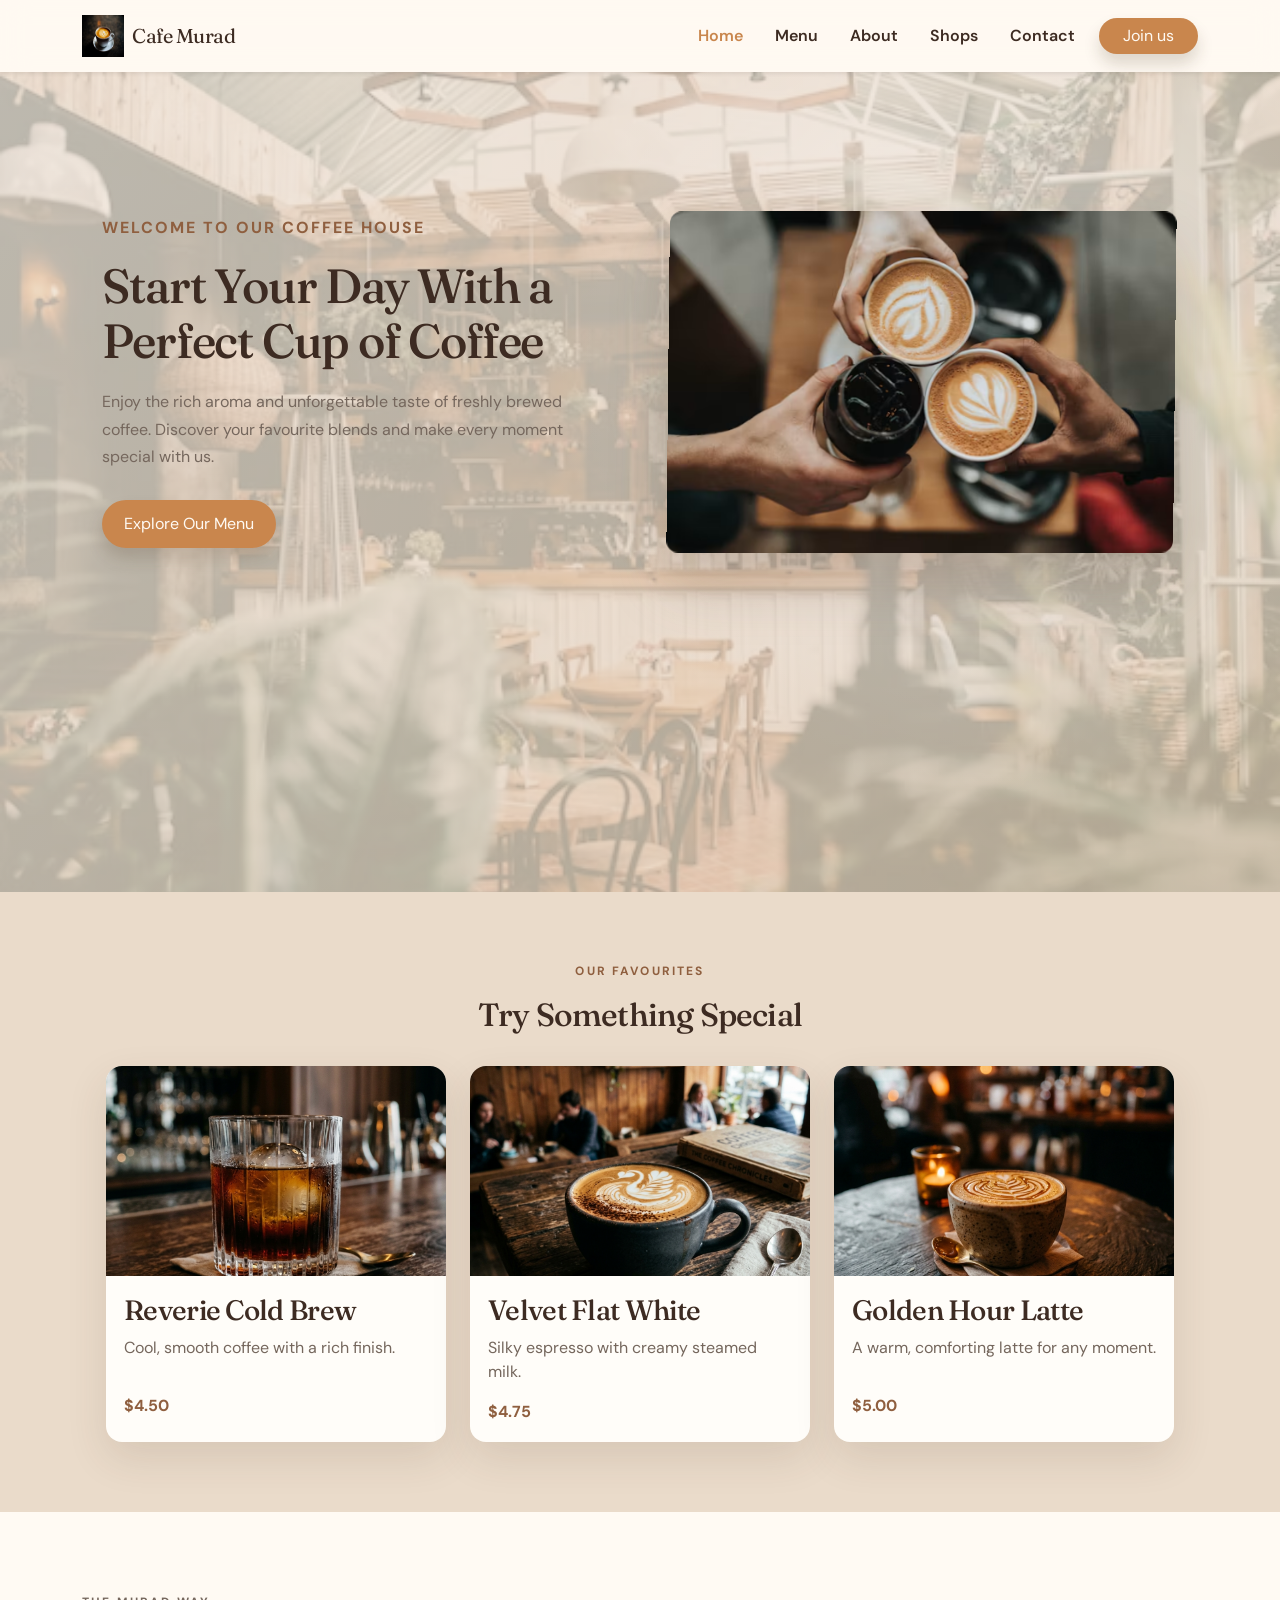
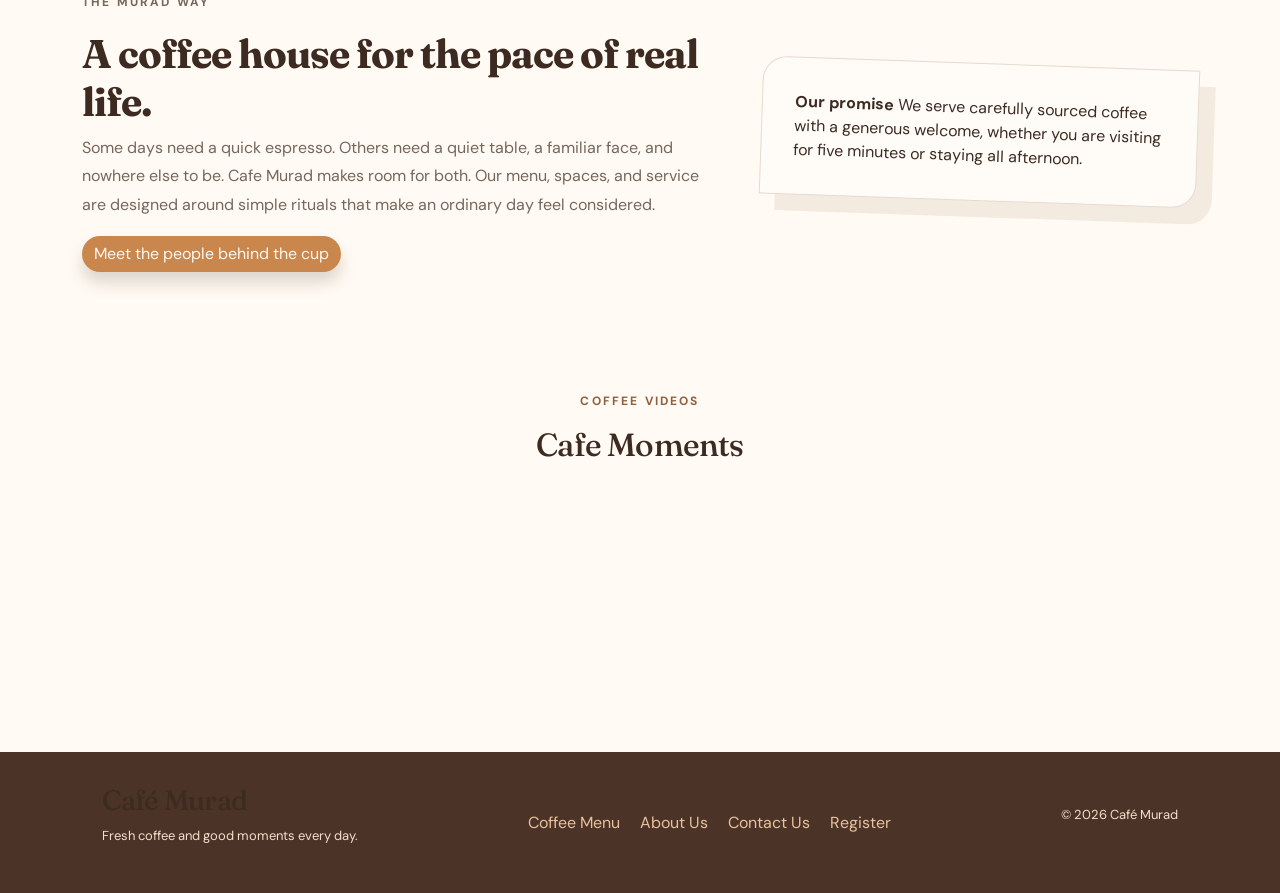
<file: index.html>
<!DOCTYPE html>
<html lang="en">
    <head>
        <meta charset="UTF-8">
        <meta name="viewport" content="width=device-width, initial-scale=1">
        <title>
            Home Page
        </title>
        <link href="https://cdn.jsdelivr.net/npm/bootstrap@5.3.3/dist/css/bootstrap.min.css" rel="stylesheet">
            <link rel="stylesheet" href="css/home.css">
            <link rel="stylesheet" href="css/theme.css">
    </head>
    <body>
        <nav class="navbar navbar-expand-lg bg-white shadow-sm sticky-top site-nav">
            <div class="container">
                <a class="navbar-brand d-flex align-items-center gap-2 text-dark" href="index.html">
                    <img src="assests/main_logo.avif" alt="Cafe Murad logo" width="42" height="42">
                    Cafe Murad
                </a>
                <button class="navbar-toggler" type="button" data-bs-toggle="collapse" data-bs-target="#mainNav" aria-controls="mainNav" aria-expanded="false" aria-label="Toggle navigation">
                    <span class="navbar-toggler-icon">
                    </span>
                </button>
                <div class="collapse navbar-collapse" id="mainNav">
                    <div class="navbar-nav ms-auto align-items-lg-center gap-lg-3">
                        <a class="nav-link active" href="index.html">
                            Home
                        </a>
                        <a class="nav-link" href="menu.html">
                            Menu
                        </a>
                        <a class="nav-link" href="About.html">
                            About
                        </a>
                        <a class="nav-link" href="Shops.html">
                            Shops
                        </a>
                        <a class="nav-link" href="contact.html">
                            Contact
                        </a>
                        <a class="btn btn-coffee px-4" href="Join-Us.html">
                            Join us
                        </a>
                    </div>
                </div>
            </div>
        </nav>
        <section class="hero_section">
            <video class="site-background-video" autoplay muted loop playsinline preload="metadata" poster="assests/hero_background_greenish.avif" aria-hidden="true">
                <source src="https://cdn.coverr.co/videos/coverr-city-stroll-with-a-warm-drink/1080p.mp4" type="video/mp4">
            </video>
            <div class="hero-container">
                <div class="text">
                    <p class="hero_label">
                        WELCOME TO OUR COFFEE HOUSE
                    </p>
                    <h1>
                        Start Your Day With a Perfect Cup of Coffee
                    </h1>
                    <p class="hero_description">
                        Enjoy the rich aroma and unforgettable taste of freshly brewed coffee. Discover your favourite blends and make every moment special with us.
                    </p>
                    <a class="hero_button" href="menu.html">
                        Explore Our Menu
                    </a>
                </div>
                <div class="hero_image tilt-card coffee-pop">
                    <img src="assests/3_cup_coffee.avif" alt="Three cups of coffee">
                </div>
            </div>
        </section>
        <section class="coffee_section">
            <p class="coffee_label">
                OUR FAVOURITES
            </p>
            <h2>
                Try Something Special
            </h2>
            <div class="coffee_cards">
                <div class="coffee_card">
                    <img src="assests/reverie-cold-brew.jpg" alt="Reverie cold brew">
                    <div class="coffee_card_content">
                        <h3>
                            Reverie Cold Brew
                        </h3>
                        <p>
                            Cool, smooth coffee with a rich finish.
                        </p>
                        <strong>
                            $4.50
                        </strong>
                    </div>
                </div>
                <div class="coffee_card">
                    <img src="assests/velvet-flat-white.jpg" alt="Velvet flat white">
                    <div class="coffee_card_content">
                        <h3>
                            Velvet Flat White
                        </h3>
                        <p>
                            Silky espresso with creamy steamed milk.
                        </p>
                        <strong>
                            $4.75
                        </strong>
                    </div>
                </div>
                <div class="coffee_card">
                    <img src="assests/golden-hour-latte.jpg" alt="Golden hour latte">
                    <div class="coffee_card_content">
                        <h3>
                            Golden Hour Latte
                        </h3>
                        <p>
                            A warm, comforting latte for any moment.
                        </p>
                        <strong>
                            $5.00
                        </strong>
                    </div>
                </div>
            </div>
        </section>
        <section class="editorial-section">
            <div class="container">
                <div class="row g-5 align-items-center">
                    <div class="col-lg-7 editorial-copy reveal">
                        <p class="section-kicker">THE MURAD WAY</p>
                        <h2 class="display-6 fw-bold">A coffee house for the pace of real life.</h2>
                        <p>
                            Some days need a quick espresso. Others need a quiet table,
                            a familiar face, and nowhere else to be. Cafe Murad makes room
                            for both. Our menu, spaces, and service are designed around
                            simple rituals that make an ordinary day feel considered.
                        </p>
                        <a class="btn btn-coffee" href="About.html">Meet the people behind the cup</a>
                    </div>
                    <div class="col-lg-5 reveal">
                        <div class="editorial-note">
                            <strong>Our promise</strong>
                            We serve carefully sourced coffee with a generous welcome,
                            whether you are visiting for five minutes or staying all afternoon.
                        </div>
                    </div>
                </div>
            </div>
        </section>
        <section class="video_section">
            <p class="coffee_label">
                COFFEE VIDEOS
            </p>
            <h2>
                Cafe Moments
            </h2>
            <div class="video_grid">
                <iframe src="https://www.youtube.com/embed/b1SI0exETYU" title="Cinematic Coffee Shop B-Roll" allowfullscreen>
                </iframe>
                <iframe src="https://www.youtube.com/embed/Amh5NZMkf3I" title="Cafe in 4K Coffee Shop Vibes" allowfullscreen>
                </iframe>
            </div>
        </section>
        <footer class="site_footer">
            <div>
                <h3>
                    Café Murad
                </h3>
                <p>
                    Fresh coffee and good moments every day.
                </p>
            </div>
            <div class="footer_links">
                <a href="menu.html">
                    Coffee Menu
                </a>
                <a href="About.html">
                    About Us
                </a>
                <a href="contact.html">
                    Contact Us
                </a>
                <a href="Join-Us.html">
                    Register
                </a>
            </div>
            <p class="copyright">
                &copy; 2026 Café Murad
            </p>
        </footer>
        <script src="https://cdn.jsdelivr.net/npm/bootstrap@5.3.3/dist/js/bootstrap.bundle.min.js">
        </script>
        <script src="js/script.js">
        </script>
    </body>
</html>
</file>
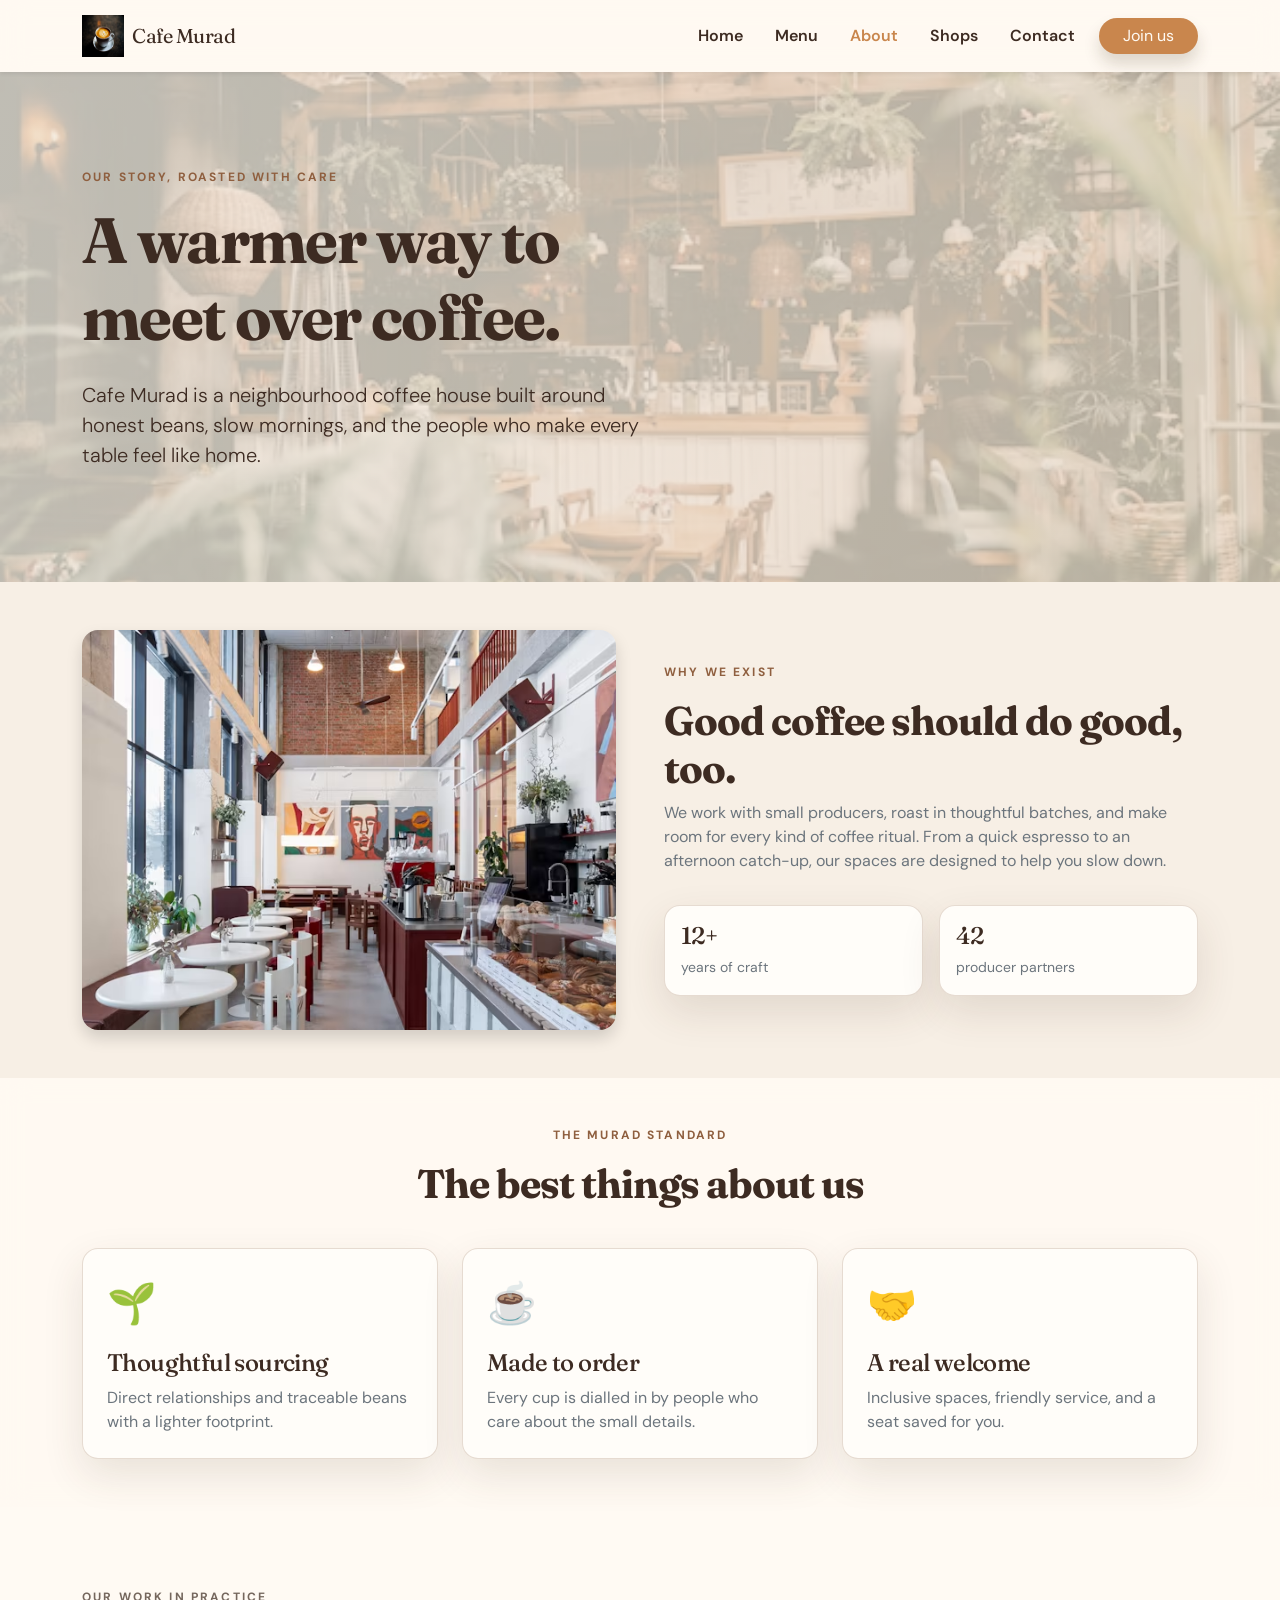
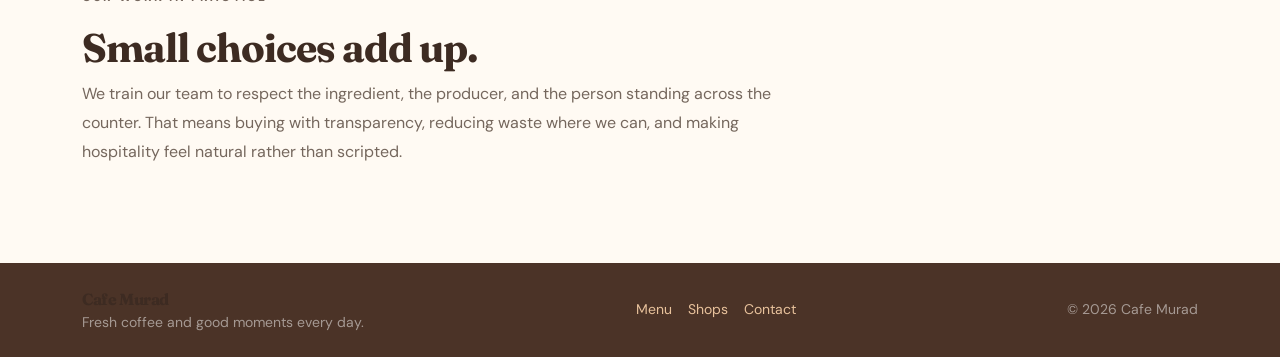
<file: About.html>
<!DOCTYPE html>
<html lang="en">
    <head>
        <meta charset="UTF-8">
        <meta name="viewport" content="width=device-width, initial-scale=1">
        <title>
            About Us | Cafe Murad
        </title>
        <link href="https://cdn.jsdelivr.net/npm/bootstrap@5.3.3/dist/css/bootstrap.min.css" rel="stylesheet">
            <link rel="stylesheet" href="css/About.css">
            <link rel="stylesheet" href="css/theme.css">
    </head>
    <body>
        <nav class="navbar navbar-expand-lg bg-white shadow-sm sticky-top">
            <div class="container">
                <a class="navbar-brand d-flex align-items-center gap-2 text-dark" href="index.html">
                    <img src="assests/main_logo.avif" alt="Cafe Murad logo" width="42" height="42">
                    Cafe Murad
                </a>
                <button class="navbar-toggler" type="button" data-bs-toggle="collapse" data-bs-target="#mainNav" aria-label="Toggle navigation">
                    <span class="navbar-toggler-icon">
                    </span>
                </button>
                <div class="collapse navbar-collapse" id="mainNav">
                    <div class="navbar-nav ms-auto align-items-lg-center gap-lg-3">
                        <a class="nav-link" href="index.html">
                            Home
                        </a>
                        <a class="nav-link" href="menu.html">
                            Menu
                        </a>
                        <a class="nav-link active" href="About.html">
                            About
                        </a>
                        <a class="nav-link" href="Shops.html">
                            Shops
                        </a>
                        <a class="nav-link" href="contact.html">
                            Contact
                        </a>
                        <a class="btn btn-coffee px-4" href="Join-Us.html">
                            Join us
                        </a>
                    </div>
                </div>
            </div>
        </nav>
        <header class="page-hero py-5">
            <video class="site-background-video" autoplay muted loop playsinline preload="metadata" poster="assests/hero_background_greenish.avif" aria-hidden="true">
                <source src="https://cdn.coverr.co/videos/coverr-city-stroll-with-a-warm-drink/1080p.mp4" type="video/mp4">
            </video>
            <div class="container py-5">
                <p class="eyebrow mb-3">
                    OUR STORY, ROASTED WITH CARE
                </p>
                <h1 class="display-3 fw-bold">
                    A warmer way to
                    <br>
                    meet over coffee.
                </h1>
                <p class="lead col-lg-6 mt-4">
                    Cafe Murad is a neighbourhood coffee house built around honest beans, slow mornings, and the people who make every table feel like home.
                </p>
            </div>
        </header>
        <main>
            <section class="container py-5">
                <div class="row g-5 align-items-center">
                    <div class="col-lg-6 reveal">
                        <img class="img-fluid rounded-4 shadow" src="assests/coffeeshop_inside.avif" alt="Inside the Cafe Murad coffee shop">
                    </div>
                    <div class="col-lg-6 reveal">
                        <p class="section-kicker">
                            WHY WE EXIST
                        </p>
                        <h2 class="display-6 fw-bold">
                            Good coffee should do good, too.
                        </h2>
                        <p class="text-secondary">
                            We work with small producers, roast in thoughtful batches, and make room for every kind of coffee ritual. From a quick espresso to an afternoon catch-up, our spaces are designed to help you slow down.
                        </p>
                        <div class="row g-3 mt-3">
                            <div class="col-6">
                                <div class="glass-card p-3">
                                    <h3 class="h4 mb-1">
                                        12+
                                    </h3>
                                    <small class="text-secondary">
                                        years of craft
                                    </small>
                                </div>
                            </div>
                            <div class="col-6">
                                <div class="glass-card p-3">
                                    <h3 class="h4 mb-1">
                                        42
                                    </h3>
                                    <small class="text-secondary">
                                        producer partners
                                    </small>
                                </div>
                            </div>
                        </div>
                    </div>
                </div>
            </section>
            <section class="py-5 bg-white">
                <div class="container">
                    <div class="text-center reveal">
                        <p class="section-kicker">
                            THE MURAD STANDARD
                        </p>
                        <h2 class="display-6 fw-bold">
                            The best things about us
                        </h2>
                    </div>
                    <div class="row g-4 mt-3">
                        <div class="col-md-4 reveal">
                            <div class="glass-card feature-card p-4 tilt-card">
                                <div class="fs-1 mb-3">
                                    🌱
                                </div>
                                <h3 class="h4">
                                    Thoughtful sourcing
                                </h3>
                                <p class="text-secondary mb-0">
                                    Direct relationships and traceable beans with a lighter footprint.
                                </p>
                            </div>
                        </div>
                        <div class="col-md-4 reveal">
                            <div class="glass-card feature-card p-4 tilt-card">
                                <div class="fs-1 mb-3">
                                    ☕
                                </div>
                                <h3 class="h4">
                                    Made to order
                                </h3>
                                <p class="text-secondary mb-0">
                                    Every cup is dialled in by people who care about the small details.
                                </p>
                            </div>
                        </div>
                        <div class="col-md-4 reveal">
                            <div class="glass-card feature-card p-4 tilt-card">
                                <div class="fs-1 mb-3">
                                    🤝
                                </div>
                                <h3 class="h4">
                                    A real welcome
                                </h3>
                                <p class="text-secondary mb-0">
                                    Inclusive spaces, friendly service, and a seat saved for you.
                                </p>
                            </div>
                        </div>
                    </div>
                </div>
            </section>
            <section class="editorial-section">
                <div class="container">
                    <div class="editorial-copy">
                        <p class="section-kicker">OUR WORK IN PRACTICE</p>
                        <h2 class="display-6 fw-bold">Small choices add up.</h2>
                        <p>
                            We train our team to respect the ingredient, the producer,
                            and the person standing across the counter. That means
                            buying with transparency, reducing waste where we can, and
                            making hospitality feel natural rather than scripted.
                        </p>
                    </div>
                </div>
            </section>
        </main>
        <footer class="site-footer-modern py-4">
            <div class="container d-flex flex-column flex-md-row justify-content-between gap-3">
                <div>
                    <strong class="display-serif">
                        Cafe Murad
                    </strong>
                    <div class="small text-white-50">
                        Fresh coffee and good moments every day.
                    </div>
                </div>
                <div class="d-flex gap-3 small">
                    <a href="menu.html">
                        Menu
                    </a>
                    <a href="Shops.html">
                        Shops
                    </a>
                    <a href="contact.html">
                        Contact
                    </a>
                </div>
                <small class="text-white-50">
                    © 2026 Cafe Murad
                </small>
            </div>
        </footer>
        <script src="https://cdn.jsdelivr.net/npm/bootstrap@5.3.3/dist/js/bootstrap.bundle.min.js">
        </script>
        <script src="js/script.js">
        </script>
    </body>
</html>
</file>
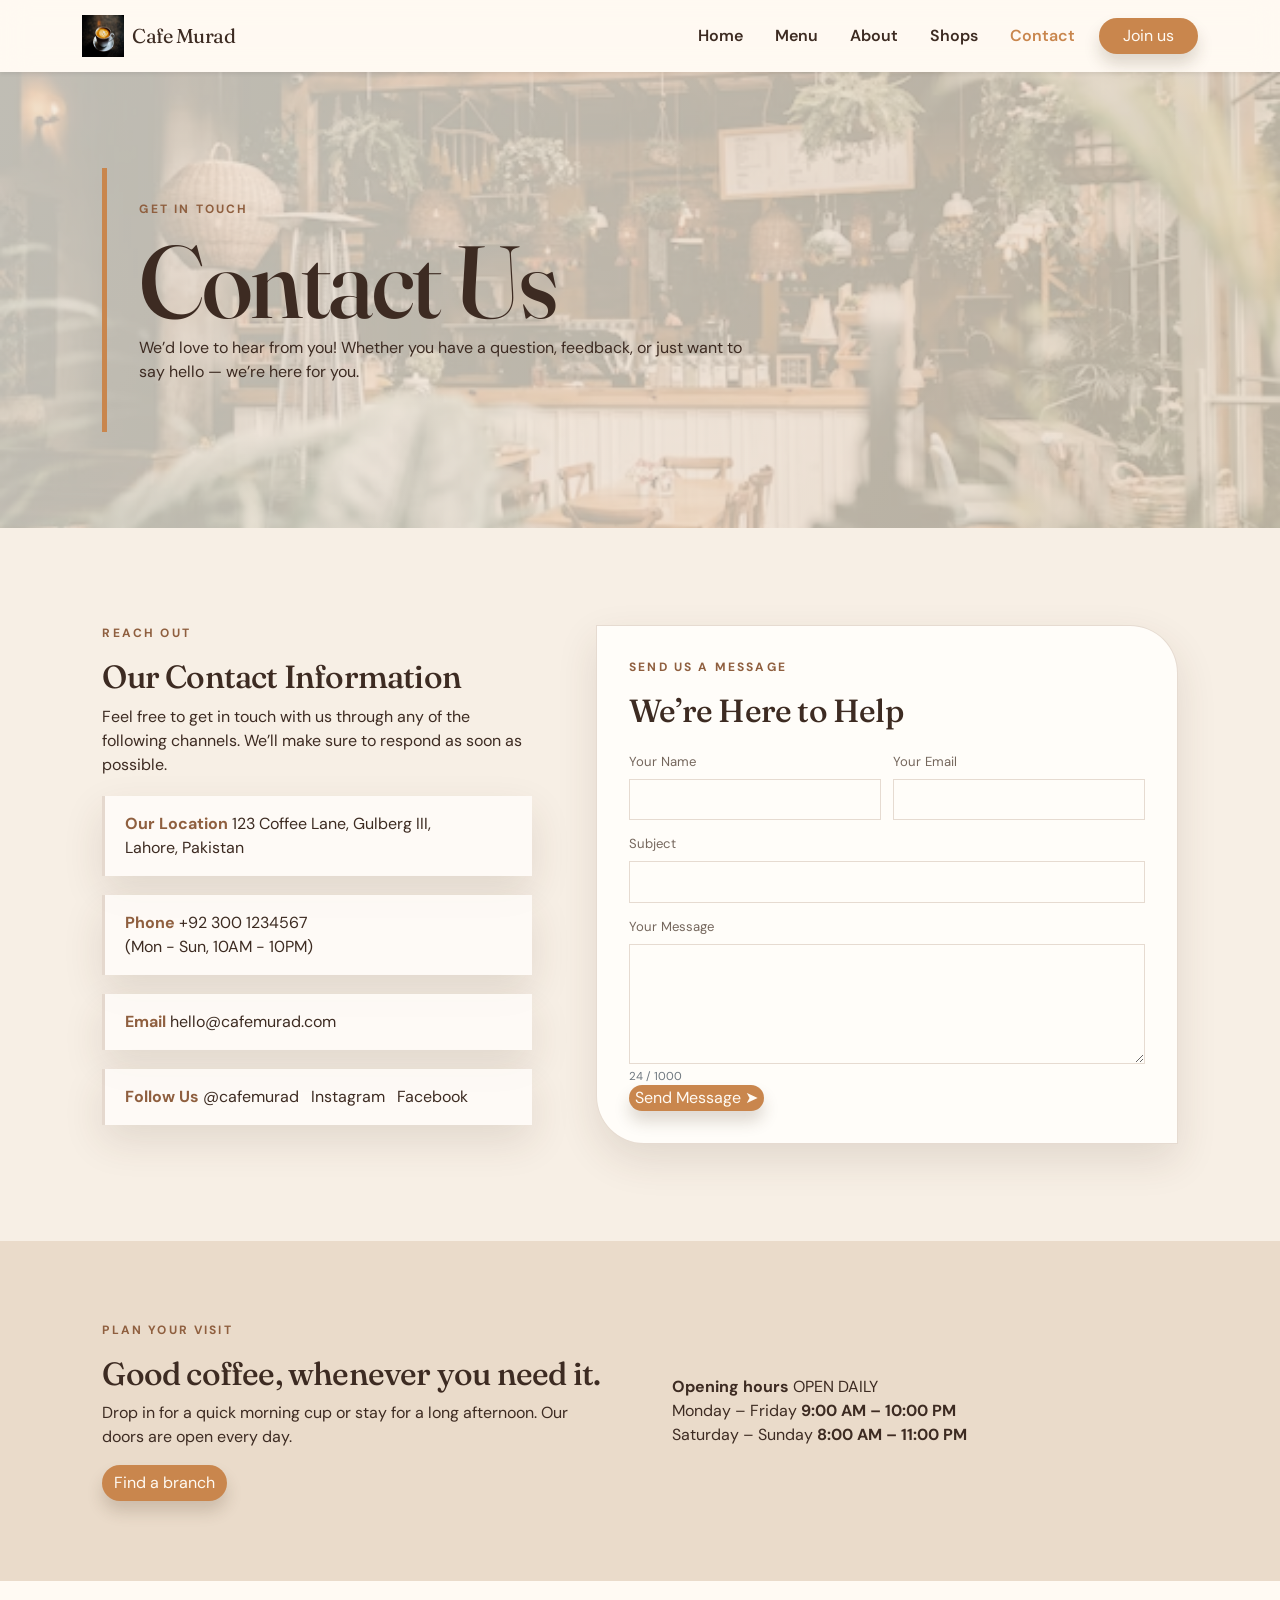
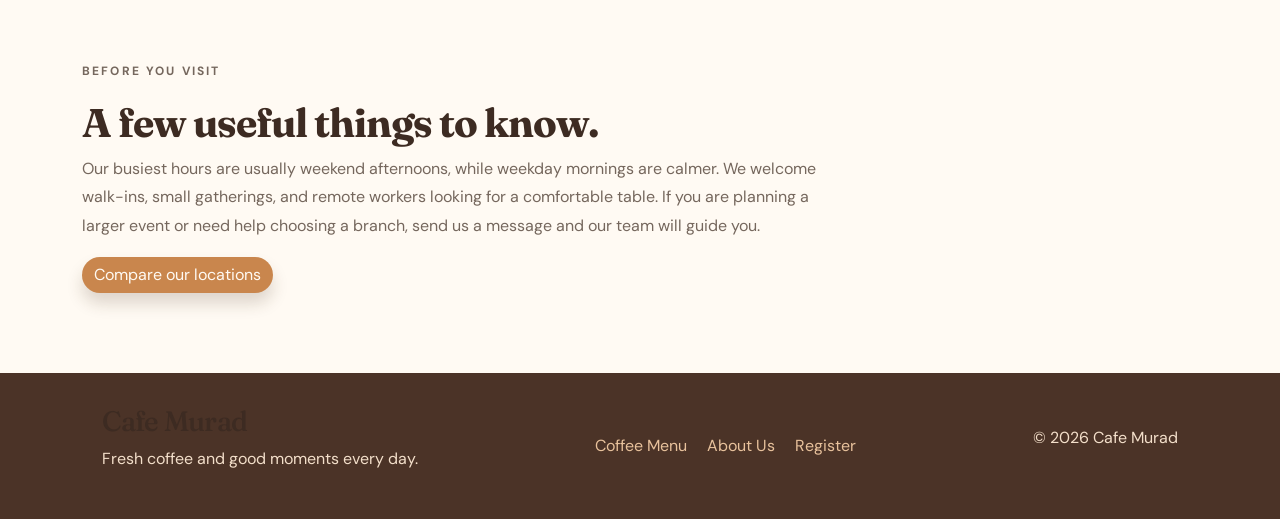
<file: contact.html>
<!DOCTYPE html>
<html lang="en">
    <head>
        <meta charset="UTF-8">
        <meta name="viewport" content="width=device-width, initial-scale=1">
        <title>
            Contact Us | Cafe Murad
        </title>
        <link href="https://cdn.jsdelivr.net/npm/bootstrap@5.3.3/dist/css/bootstrap.min.css" rel="stylesheet">
            <link rel="stylesheet" href="css/contact.css">
            <link rel="stylesheet" href="css/theme.css">
    </head>
    <body>
        <nav class="navbar navbar-expand-lg bg-white shadow-sm sticky-top site-nav">
            <div class="container">
                <a class="navbar-brand d-flex align-items-center gap-2 text-dark" href="index.html">
                    <img src="assests/main_logo.avif" alt="Cafe Murad logo" width="42" height="42">
                    Cafe Murad
                </a>
                <button class="navbar-toggler" type="button" data-bs-toggle="collapse" data-bs-target="#mainNav" aria-controls="mainNav" aria-expanded="false" aria-label="Toggle navigation">
                    <span class="navbar-toggler-icon">
                    </span>
                </button>
                <div class="collapse navbar-collapse" id="mainNav">
                    <div class="navbar-nav ms-auto align-items-lg-center gap-lg-3">
                        <a class="nav-link" href="index.html">
                            Home
                        </a>
                        <a class="nav-link" href="menu.html">
                            Menu
                        </a>
                        <a class="nav-link" href="About.html">
                            About
                        </a>
                        <a class="nav-link" href="Shops.html">
                            Shops
                        </a>
                        <a class="nav-link active" href="contact.html">
                            Contact
                        </a>
                        <a class="btn btn-coffee px-4" href="Join-Us.html">
                            Join us
                        </a>
                    </div>
                </div>
            </div>
        </nav>
        <main class="contact_page">
            <section class="contact_hero page-hero">
                <video class="site-background-video" autoplay muted loop playsinline preload="metadata" poster="assests/hero_background_greenish.avif" aria-hidden="true">
                    <source src="https://cdn.coverr.co/videos/coverr-city-stroll-with-a-warm-drink/1080p.mp4" type="video/mp4">
                </video>
                <div>
                    <p class="eyebrow">
                        GET IN TOUCH
                    </p>
                    <h1>
                        Contact Us
                    </h1>
                    <p>
                        We’d love to hear from you! Whether you have a question, feedback, or just want to say hello — we’re here for you.
                    </p>
                </div>
            </section>
            <section class="contact_content tilt-card">
                <div class="contact_details">
                    <p class="eyebrow">
                        REACH OUT
                    </p>
                    <h2>
                        Our Contact Information
                    </h2>
                    <p>
                        Feel free to get in touch with us through any of the following channels. We’ll make sure to respond as soon as possible.
                    </p>
                    <div class="detail_item">
                        <strong>
                            Our Location
                        </strong>
                        <span>
                            123 Coffee Lane, Gulberg III,
                            <br>
                            Lahore, Pakistan
                        </span>
                    </div>
                    <div class="detail_item">
                        <strong>
                            Phone
                        </strong>
                        <span>
                            +92 300 1234567
                            <br>
                            (Mon - Sun, 10AM - 10PM)
                        </span>
                    </div>
                    <div class="detail_item">
                        <strong>
                            Email
                        </strong>
                        <span>
                            hello@cafemurad.com
                        </span>
                    </div>
                    <div class="detail_item">
                        <strong>
                            Follow Us
                        </strong>
                        <span>
                            @cafemurad &nbsp; Instagram &nbsp; Facebook
                        </span>
                    </div>
                </div>
                <form class="contact_form glass-card" action="#" method="post">
                    <p class="eyebrow">
                        SEND US A MESSAGE
                    </p>
                    <h2>
                        We’re Here to Help
                    </h2>
                    <div class="contact_fields">
                        <label for="contact-name">
                            Your Name
                            <input id="contact-name" name="name" type="text" required minlength="2">
                        </label>
                        <label for="contact-email">
                            Your Email
                            <input id="contact-email" name="email" type="email" required>
                        </label>
                    </div>
                    <label for="subject">
                        Subject
                        <input id="subject" name="subject" type="text" required maxlength="100">
                    </label>
                    <label for="message">
                        Your Message
                        <textarea id="message" name="message" rows="5" required minlength="10" maxlength="1000">
                        </textarea>
                    </label>
                    <button class="contact_button" type="submit">
                        Send Message
                        <span aria-hidden="true">
                            &#10148;
                        </span>
                    </button>
                </form>
            </section>
            <section class="opening_strip">
                <div class="hours_intro">
                    <p class="section-kicker">PLAN YOUR VISIT</p>
                    <h2>Good coffee, whenever you need it.</h2>
                    <p>Drop in for a quick morning cup or stay for a long afternoon. Our doors are open every day.</p>
                    <a class="btn btn-coffee" href="Shops.html">Find a branch</a>
                </div>
                <div class="hours_schedule">
                    <div class="hours_heading">
                        <strong>Opening hours</strong>
                        <span class="open_badge">OPEN DAILY</span>
                    </div>
                    <div class="hours_row">
                        <span>Monday – Friday</span>
                        <strong>9:00 AM – 10:00 PM</strong>
                    </div>
                    <div class="hours_row">
                        <span>Saturday – Sunday</span>
                        <strong>8:00 AM – 11:00 PM</strong>
                    </div>
                </div>
            </section>
            <section class="editorial-section">
                <div class="container">
                    <div class="editorial-copy">
                        <p class="section-kicker">BEFORE YOU VISIT</p>
                        <h2 class="display-6 fw-bold">A few useful things to know.</h2>
                        <p>
                            Our busiest hours are usually weekend afternoons, while
                            weekday mornings are calmer. We welcome walk-ins, small
                            gatherings, and remote workers looking for a comfortable
                            table. If you are planning a larger event or need help
                            choosing a branch, send us a message and our team will
                            guide you.
                        </p>
                        <a class="btn btn-coffee" href="Shops.html">Compare our locations</a>
                    </div>
                </div>
            </section>
        </main>
        <footer class="site_footer">
            <div>
                <h3>
                    Cafe Murad
                </h3>
                <p>
                    Fresh coffee and good moments every day.
                </p>
            </div>
            <div class="footer_links">
                <a href="menu.html">
                    Coffee Menu
                </a>
                <a href="About.html">
                    About Us
                </a>
                <a href="Join-Us.html">
                    Register
                </a>
            </div>
            <p class="copyright">
                &copy; 2026 Cafe Murad
            </p>
        </footer>
        <script src="https://cdn.jsdelivr.net/npm/bootstrap@5.3.3/dist/js/bootstrap.bundle.min.js">
        </script>
        <script src="js/script.js">
        </script>
    </body>
</html>
</file>
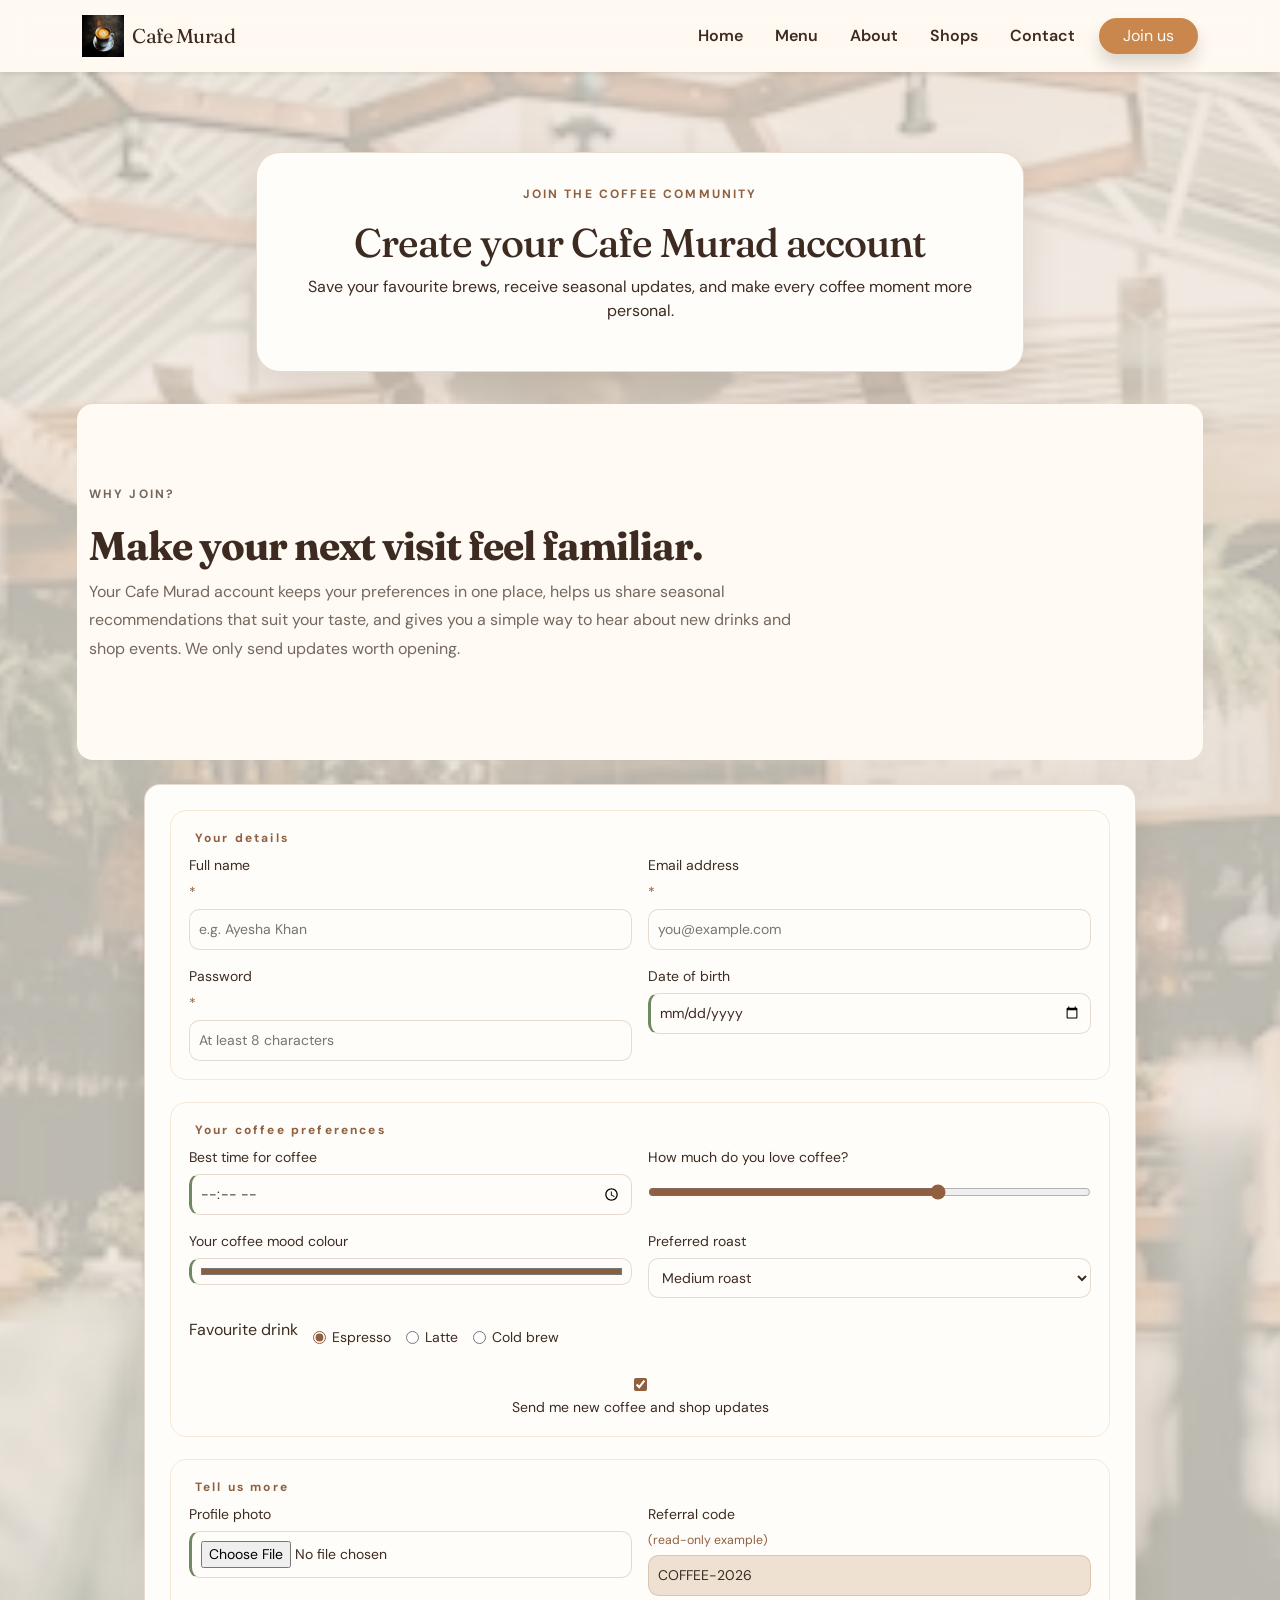
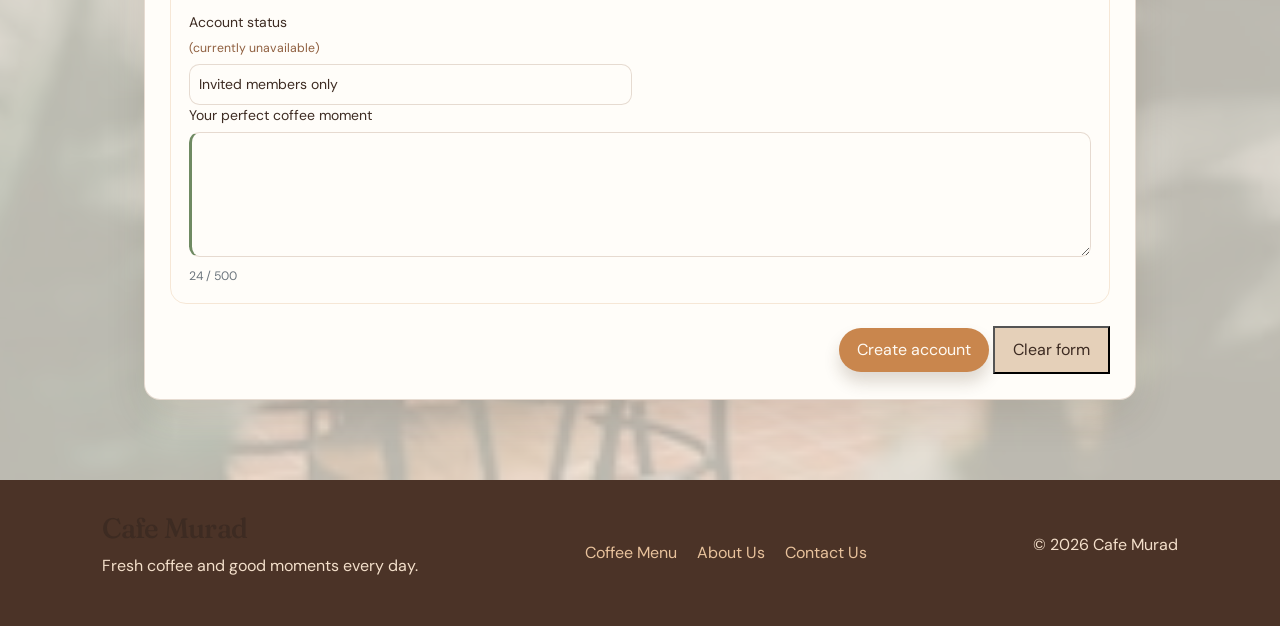
<file: Join-Us.html>
<!DOCTYPE html>
<html lang="en">
    <head>
        <meta charset="UTF-8">
        <meta name="viewport" content="width=device-width, initial-scale=1">
        <title>
            Register | Cafe Murad
        </title>
        <link href="https://cdn.jsdelivr.net/npm/bootstrap@5.3.3/dist/css/bootstrap.min.css" rel="stylesheet">
            <link rel="stylesheet" href="css/Join-Us.css">
            <link rel="stylesheet" href="css/theme.css">
    </head>
    <body>
        <nav class="navbar navbar-expand-lg bg-white shadow-sm sticky-top site-nav">
            <div class="container">
                <a class="navbar-brand d-flex align-items-center gap-2 text-dark" href="index.html">
                    <img src="assests/main_logo.avif" alt="Cafe Murad logo" width="42" height="42">
                    Cafe Murad
                </a>
                <button class="navbar-toggler" type="button" data-bs-toggle="collapse" data-bs-target="#mainNav" aria-controls="mainNav" aria-expanded="false" aria-label="Toggle navigation">
                    <span class="navbar-toggler-icon">
                    </span>
                </button>
                <div class="collapse navbar-collapse" id="mainNav">
                    <div class="navbar-nav ms-auto align-items-lg-center gap-lg-3">
                        <a class="nav-link" href="index.html">
                            Home
                        </a>
                        <a class="nav-link" href="menu.html">
                            Menu
                        </a>
                        <a class="nav-link" href="About.html">
                            About
                        </a>
                        <a class="nav-link" href="Shops.html">
                            Shops
                        </a>
                        <a class="nav-link" href="contact.html">
                            Contact
                        </a>
                        <a class="btn btn-coffee px-4" href="Join-Us.html">
                            Join us
                        </a>
                    </div>
                </div>
            </div>
        </nav>
        <main class="register_page">
            <video class="site-background-video" autoplay muted loop playsinline preload="metadata" poster="assests/hero_background_greenish.avif" aria-hidden="true">
                <source src="https://cdn.coverr.co/videos/coverr-city-stroll-with-a-warm-drink/1080p.mp4" type="video/mp4">
            </video>
            <header class="page_intro">
                <p class="eyebrow">
                    JOIN THE COFFEE COMMUNITY
                </p>
                <h1>
                    Create your Cafe Murad account
                </h1>
                <p>
                    Save your favourite brews, receive seasonal updates, and make every coffee moment more personal.
                </p>
            </header>
            <section class="editorial-section rounded-4 mb-4">
                <div class="container">
                    <div class="editorial-copy">
                        <p class="section-kicker">WHY JOIN?</p>
                        <h2 class="display-6 fw-bold">Make your next visit feel familiar.</h2>
                        <p>
                            Your Cafe Murad account keeps your preferences in one place,
                            helps us share seasonal recommendations that suit your taste,
                            and gives you a simple way to hear about new drinks and shop
                            events. We only send updates worth opening.
                        </p>
                    </div>
                </div>
            </section>
            <form class="register_form tilt-card" action="#" method="post" enctype="multipart/form-data">
                <fieldset>
                    <legend>
                        Your details
                    </legend>
                    <div class="form_grid">
                        <label for="full-name">
                            Full name
                            <span>
                                *
                            </span>
                            <input id="full-name" name="full_name" type="text" placeholder="e.g. Ayesha Khan" required minlength="2" maxlength="60">
                        </label>
                        <label for="email">
                            Email address
                            <span>
                                *
                            </span>
                            <input id="email" name="email" type="email" placeholder="you@example.com" required>
                        </label>
                        <label for="password">
                            Password
                            <span>
                                *
                            </span>
                            <input id="password" name="password" type="password" placeholder="At least 8 characters" required minlength="8" maxlength="40">
                        </label>
                        <label for="birthday">
                            Date of birth
                            <input id="birthday" name="birthday" type="date" max="2026-10-13">
                        </label>
                    </div>
                </fieldset>
                <fieldset>
                    <legend>
                        Your coffee preferences
                    </legend>
                    <div class="form_grid">
                        <label for="visit-time">
                            Best time for coffee
                            <input id="visit-time" name="visit_time" type="time">
                        </label>
                        <label for="coffee-love">
                            How much do you love coffee?
                            <input id="coffee-love" name="coffee_love" type="range" min="1" max="10" value="7">
                        </label>
                        <label for="coffee-colour">
                            Your coffee mood colour
                            <input id="coffee-colour" name="coffee_colour" type="color" value="#8b5e3c">
                        </label>
                        <label for="roast">
                            Preferred roast
                            <select id="roast" name="roast">
                                <option value="light">
                                    Light roast
                                </option>
                                <option value="medium" selected>
                                    Medium roast
                                </option>
                                <option value="dark">
                                    Dark roast
                                </option>
                            </select>
                        </label>
                    </div>
                    <div class="choice_group">
                        <p>
                            Favourite drink
                        </p>
                        <label>
                            <input type="radio" name="drink" value="espresso" checked>
                            Espresso
                        </label>
                        <label>
                            <input type="radio" name="drink" value="latte">
                            Latte
                        </label>
                        <label>
                            <input type="radio" name="drink" value="cold-brew">
                            Cold brew
                        </label>
                    </div>
                    <label class="check_line">
                        <input type="checkbox" name="newsletter" checked>
                        Send me new coffee and shop updates
                    </label>
                </fieldset>
                <fieldset>
                    <legend>
                        Tell us more
                    </legend>
                    <div class="form_grid">
                        <label for="avatar">
                            Profile photo
                            <input id="avatar" name="avatar" type="file" accept="image/*">
                        </label>
                        <label for="referral">
                            Referral code
                            <small>
                                (read-only example)
                            </small>
                            <input id="referral" name="referral" type="text" value="COFFEE-2026" readonly>
                        </label>
                        <label for="account-status">
                            Account status
                            <small>
                                (currently unavailable)
                            </small>
                            <input id="account-status" type="text" value="Invited members only" disabled>
                        </label>
                    </div>
                    <label for="story">
                        Your perfect coffee moment
                        <textarea id="story" name="story" rows="5" maxlength="500" placeholder="Tell us what makes a good coffee day...">
                        </textarea>
                    </label>
                </fieldset>
                <div class="form_actions">
                    <button class="primary_button" type="submit">
                        Create account
                    </button>
                    <button class="reset_button" type="reset">
                        Clear form
                    </button>
                </div>
            </form>
        </main>
        <footer class="site_footer">
            <div>
                <h3>
                    Cafe Murad
                </h3>
                <p>
                    Fresh coffee and good moments every day.
                </p>
            </div>
            <div class="footer_links">
                <a href="menu.html">
                    Coffee Menu
                </a>
                <a href="About.html">
                    About Us
                </a>
                <a href="contact.html">
                    Contact Us
                </a>
            </div>
            <p class="copyright">
                &copy; 2026 Cafe Murad
            </p>
        </footer>
        <script src="https://cdn.jsdelivr.net/npm/bootstrap@5.3.3/dist/js/bootstrap.bundle.min.js">
        </script>
        <script src="js/script.js">
        </script>
    </body>
</html>
</file>
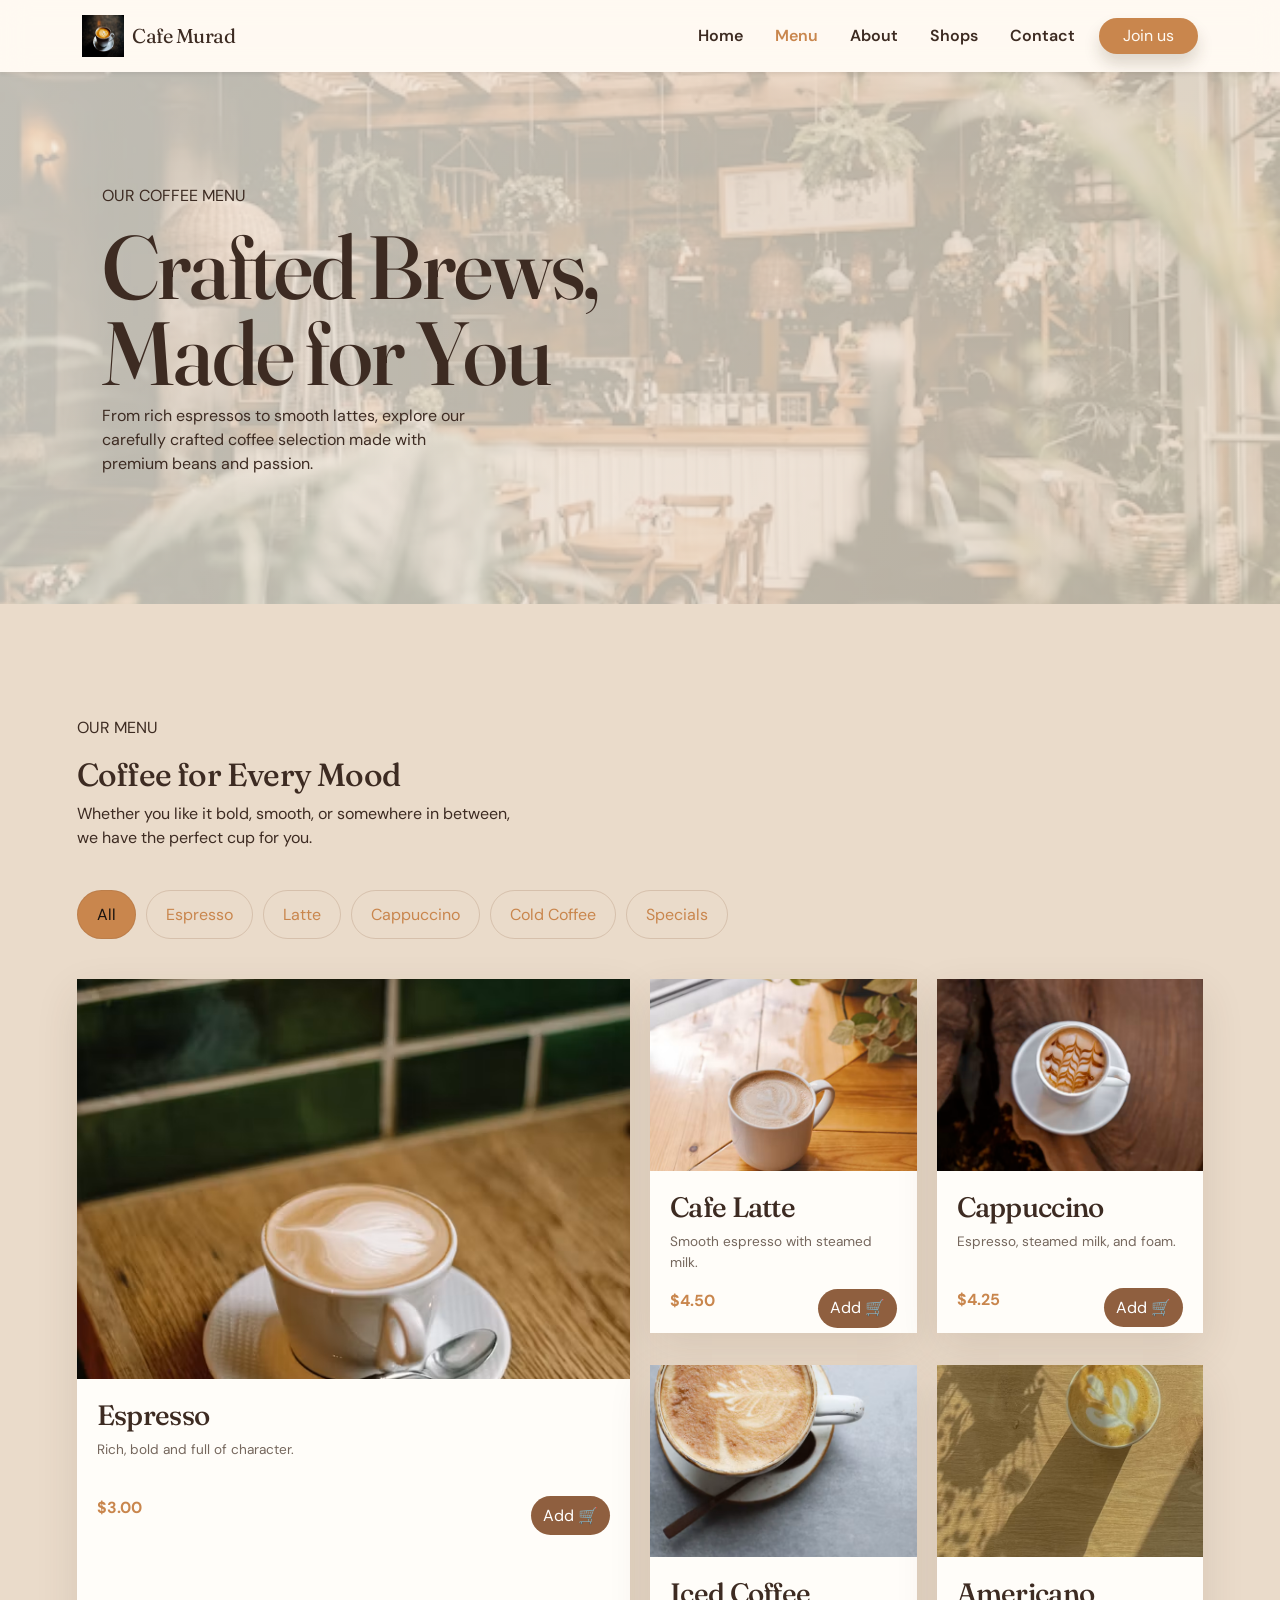
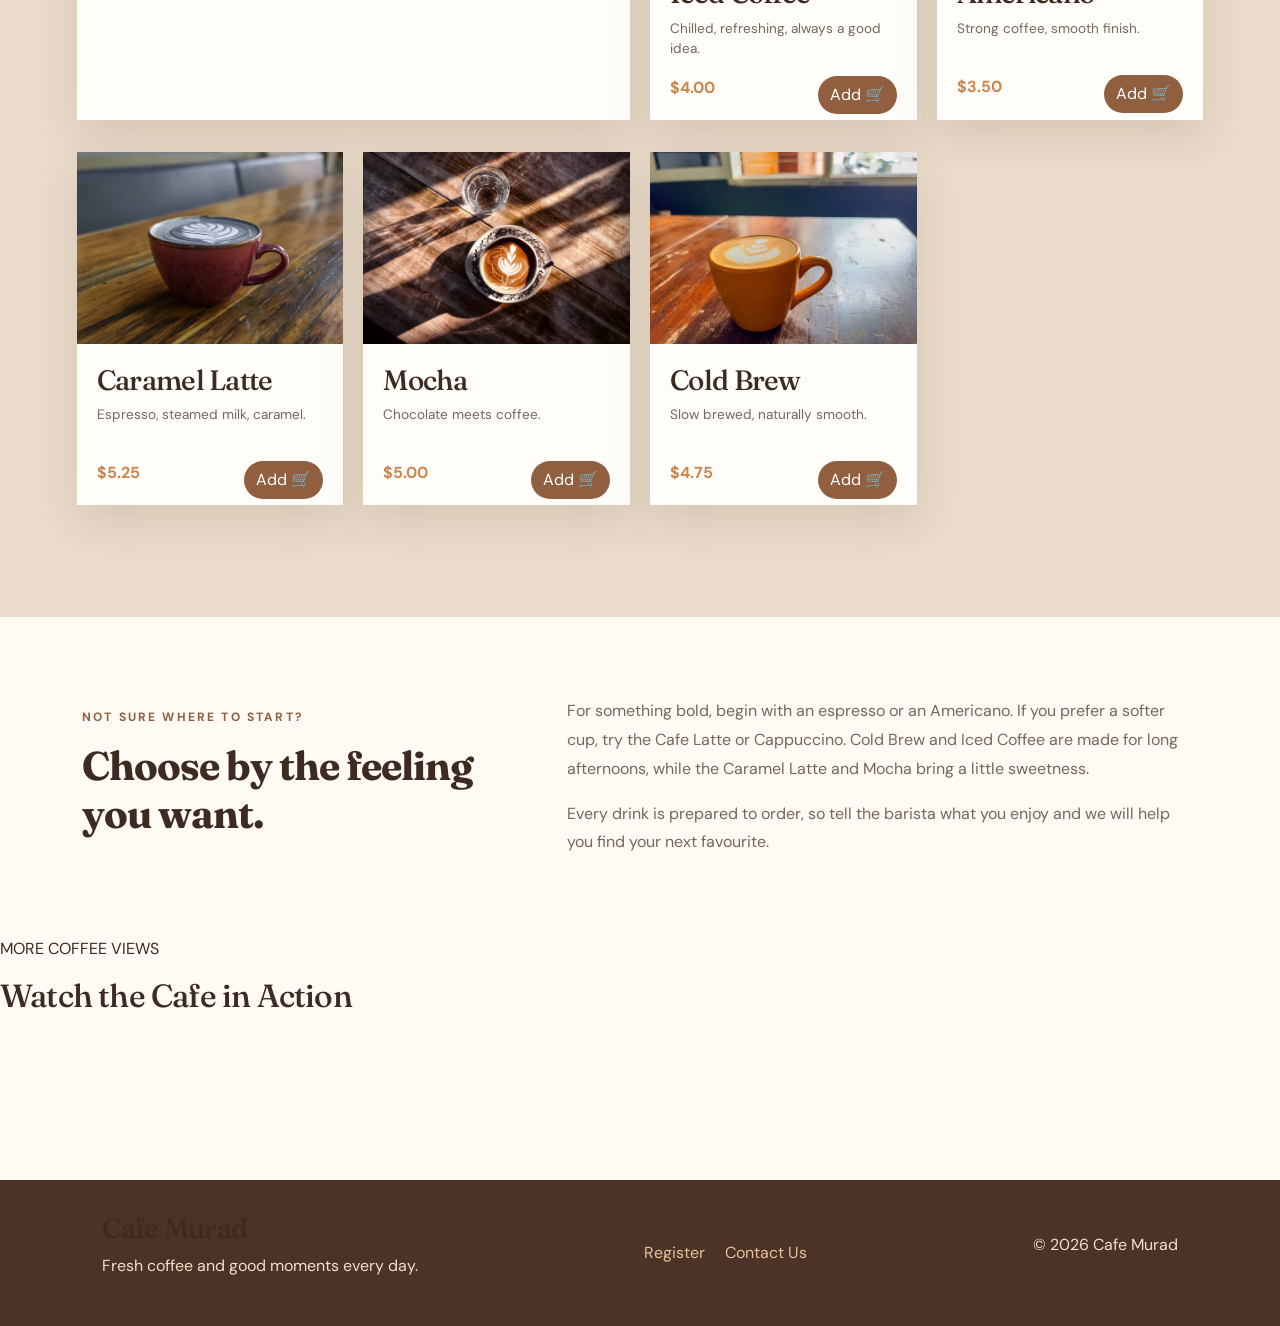
<file: menu.html>
<!DOCTYPE html>
<html lang="en">
    <head>
        <meta charset="UTF-8">
        <meta name="viewport" content="width=device-width, initial-scale=1">
        <title>
            Coffee Menu | Cafe Murad
        </title>
        <link href="https://cdn.jsdelivr.net/npm/bootstrap@5.3.3/dist/css/bootstrap.min.css" rel="stylesheet">
            <link rel="stylesheet" href="css/menu.css">
            <link rel="stylesheet" href="css/theme.css">
    </head>
    <body>
        <nav class="navbar navbar-expand-lg bg-white shadow-sm sticky-top site-nav">
            <div class="container">
                <a class="navbar-brand d-flex align-items-center gap-2 text-dark" href="index.html">
                    <img src="assests/main_logo.avif" alt="Cafe Murad logo" width="42" height="42">
                    Cafe Murad
                </a>
                <button class="navbar-toggler" type="button" data-bs-toggle="collapse" data-bs-target="#mainNav" aria-controls="mainNav" aria-expanded="false" aria-label="Toggle navigation">
                    <span class="navbar-toggler-icon">
                    </span>
                </button>
                <div class="collapse navbar-collapse" id="mainNav">
                    <div class="navbar-nav ms-auto align-items-lg-center gap-lg-3">
                        <a class="nav-link" href="index.html">
                            Home
                        </a>
                        <a class="nav-link active" href="menu.html">
                            Menu
                        </a>
                        <a class="nav-link" href="About.html">
                            About
                        </a>
                        <a class="nav-link" href="Shops.html">
                            Shops
                        </a>
                        <a class="nav-link" href="contact.html">
                            Contact
                        </a>
                        <a class="btn btn-coffee px-4" href="Join-Us.html">
                            Join us
                        </a>
                    </div>
                </div>
            </div>
        </nav>
        <main class="menu_page">
            <section class="menu_hero page-hero">
                <video class="site-background-video" autoplay muted loop playsinline preload="metadata" poster="assests/hero_background_greenish.avif" aria-hidden="true">
                    <source src="https://cdn.coverr.co/videos/coverr-city-stroll-with-a-warm-drink/1080p.mp4" type="video/mp4">
                </video>
                <p class="menu_label">
                    OUR COFFEE MENU
                </p>
                <h1>
                    Crafted Brews,
                    <br>
                    Made for You
                </h1>
                <p>
                    From rich espressos to smooth lattes, explore our carefully crafted coffee selection made with premium beans and passion.
                </p>
            </section>
            <section class="menu_content">
                <p class="menu_label">
                    OUR MENU
                </p>
                <h2>
                    Coffee for Every Mood
                </h2>
                <p class="menu_intro">
                    Whether you like it bold, smooth, or somewhere in between,
                    <br>
                    we have the perfect cup for you.
                </p>
                <div class="menu_filters">
                    <button class="active" type="button">
                        All
                    </button>
                    <button type="button">
                        Espresso
                    </button>
                    <button type="button">
                        Latte
                    </button>
                    <button type="button">
                        Cappuccino
                    </button>
                    <button type="button">
                        Cold Coffee
                    </button>
                    <button type="button">
                        Specials
                    </button>
                </div>
                <div class="menu_grid">
                    <div class="menu_card tilt-card">
                        <img src="assests/coffee_img1.avif" alt="Espresso">
                        <div>
                            <h3>
                                Espresso
                            </h3>
                            <p>
                                Rich, bold and full of character.
                            </p>
                            <strong>
                                $3.00
                            </strong>
                            <button type="button">
                                Add &#128722;
                            </button>
                        </div>
                    </div>
                    <div class="menu_card tilt-card">
                        <img src="assests/coffee_img2.avif" alt="Cafe latte">
                        <div>
                            <h3>
                                Cafe Latte
                            </h3>
                            <p>
                                Smooth espresso with steamed milk.
                            </p>
                            <strong>
                                $4.50
                            </strong>
                            <button type="button">
                                Add &#128722;
                            </button>
                        </div>
                    </div>
                    <div class="menu_card tilt-card">
                        <img src="assests/coffee_img3.avif" alt="Cappuccino">
                        <div>
                            <h3>
                                Cappuccino
                            </h3>
                            <p>
                                Espresso, steamed milk, and foam.
                            </p>
                            <strong>
                                $4.25
                            </strong>
                            <button type="button">
                                Add &#128722;
                            </button>
                        </div>
                    </div>
                    <div class="menu_card tilt-card">
                        <img src="assests/coffee_img4.avif" alt="Iced coffee">
                        <div>
                            <h3>
                                Iced Coffee
                            </h3>
                            <p>
                                Chilled, refreshing, always a good idea.
                            </p>
                            <strong>
                                $4.00
                            </strong>
                            <button type="button">
                                Add &#128722;
                            </button>
                        </div>
                    </div>
                    <div class="menu_card tilt-card">
                        <img src="assests/coffee_img5.avif" alt="Americano">
                        <div>
                            <h3>
                                Americano
                            </h3>
                            <p>
                                Strong coffee, smooth finish.
                            </p>
                            <strong>
                                $3.50
                            </strong>
                            <button type="button">
                                Add &#128722;
                            </button>
                        </div>
                    </div>
                    <div class="menu_card tilt-card">
                        <img src="assests/coffee_img6.avif" alt="Caramel latte">
                        <div>
                            <h3>
                                Caramel Latte
                            </h3>
                            <p>
                                Espresso, steamed milk, caramel.
                            </p>
                            <strong>
                                $5.25
                            </strong>
                            <button type="button">
                                Add &#128722;
                            </button>
                        </div>
                    </div>
                    <div class="menu_card">
                        <img src="assests/coffee_img7.avif" alt="Mocha">
                        <div>
                            <h3>
                                Mocha
                            </h3>
                            <p>
                                Chocolate meets coffee.
                            </p>
                            <strong>
                                $5.00
                            </strong>
                            <button type="button">
                                Add &#128722;
                            </button>
                        </div>
                    </div>
                    <div class="menu_card">
                        <img src="assests/coffee_img8.webp" alt="Cold brew">
                        <div>
                            <h3>
                                Cold Brew
                            </h3>
                            <p>
                                Slow brewed, naturally smooth.
                            </p>
                            <strong>
                                $4.75
                            </strong>
                            <button type="button">
                                Add &#128722;
                            </button>
                        </div>
                    </div>
                </div>
            </section>
            <section class="editorial-section">
                <div class="container">
                    <div class="row g-5 align-items-center">
                        <div class="col-lg-5">
                            <p class="section-kicker">NOT SURE WHERE TO START?</p>
                            <h2 class="display-6 fw-bold">Choose by the feeling you want.</h2>
                        </div>
                        <div class="col-lg-7 editorial-copy">
                            <p>
                                For something bold, begin with an espresso or an Americano.
                                If you prefer a softer cup, try the Cafe Latte or Cappuccino.
                                Cold Brew and Iced Coffee are made for long afternoons,
                                while the Caramel Latte and Mocha bring a little sweetness.
                            </p>
                            <p class="mb-0">
                                Every drink is prepared to order, so tell the barista what
                                you enjoy and we will help you find your next favourite.
                            </p>
                        </div>
                    </div>
                </div>
            </section>
            <section class="video_section">
                <p class="menu_label">
                    MORE COFFEE VIEWS
                </p>
                <h2>
                    Watch the Cafe in Action
                </h2>
                <div class="video_grid">
                    <iframe src="https://www.youtube.com/embed/b1SI0exETYU" title="Coffee Shop Ambience" loading="lazy" allowfullscreen>
                    </iframe>
                    <iframe src="https://www.youtube.com/embed/Amh5NZMkf3I" title="Aesthetic Cafe Videos" loading="lazy" allowfullscreen>
                    </iframe>
                </div>
            </section>
        </main>
        <footer class="site_footer">
            <div>
                <h3>
                    Cafe Murad
                </h3>
                <p>
                    Fresh coffee and good moments every day.
                </p>
            </div>
            <div class="footer_links">
                <a href="Join-Us.html">
                    Register
                </a>
                <a href="contact.html">
                    Contact Us
                </a>
            </div>
            <p class="copyright">
                &copy; 2026 Cafe Murad
            </p>
        </footer>
        <script src="https://cdn.jsdelivr.net/npm/bootstrap@5.3.3/dist/js/bootstrap.bundle.min.js">
        </script>
        <script src="js/script.js">
        </script>
    </body>
</html>
</file>
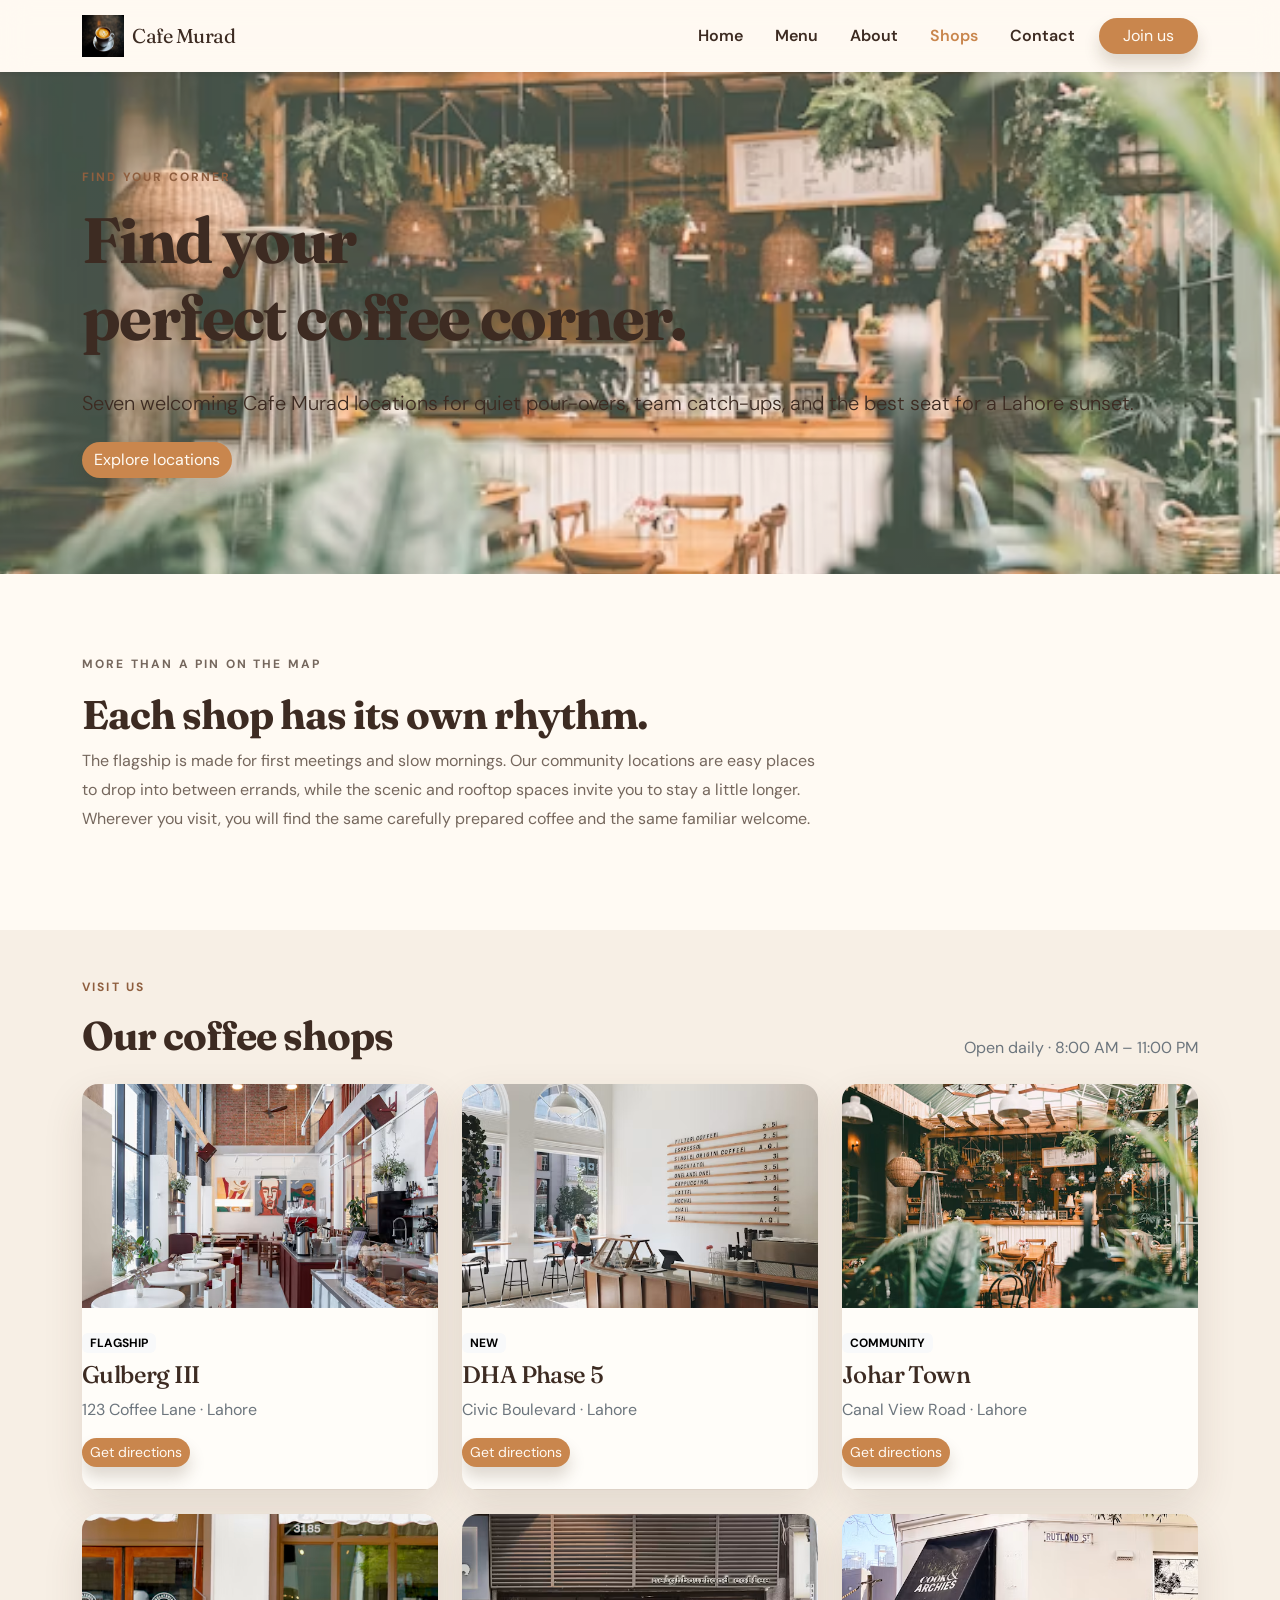
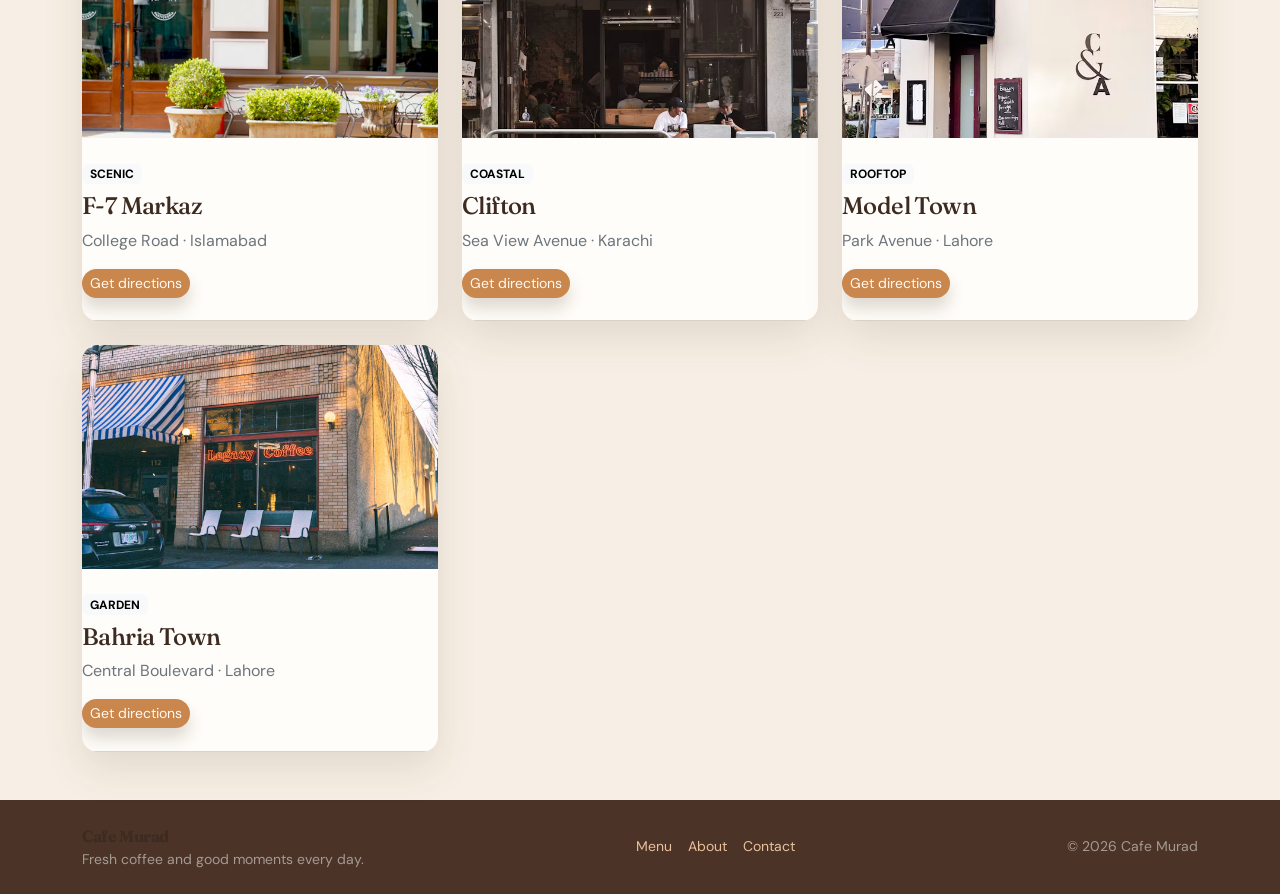
<file: Shops.html>
<!DOCTYPE html>
<html lang="en">
    <head>
        <meta charset="UTF-8">
        <meta name="viewport" content="width=device-width, initial-scale=1">
        <title>
            Our Coffee Shops | Cafe Murad
        </title>
        <link href="https://cdn.jsdelivr.net/npm/bootstrap@5.3.3/dist/css/bootstrap.min.css" rel="stylesheet">
            <link rel="stylesheet" href="css/Shops.css">
            <link rel="stylesheet" href="css/theme.css">
    </head>
    <body>
        <nav class="navbar navbar-expand-lg bg-white shadow-sm sticky-top">
            <div class="container">
                <a class="navbar-brand d-flex align-items-center gap-2 text-dark" href="index.html">
                    <img src="assests/main_logo.avif" alt="Cafe Murad logo" width="42" height="42">
                    Cafe Murad
                </a>
                <button class="navbar-toggler" type="button" data-bs-toggle="collapse" data-bs-target="#mainNav" aria-label="Toggle navigation">
                    <span class="navbar-toggler-icon">
                    </span>
                </button>
                <div class="collapse navbar-collapse" id="mainNav">
                    <div class="navbar-nav ms-auto align-items-lg-center gap-lg-3">
                        <a class="nav-link" href="index.html">
                            Home
                        </a>
                        <a class="nav-link" href="menu.html">
                            Menu
                        </a>
                        <a class="nav-link" href="About.html">
                            About
                        </a>
                        <a class="nav-link active" href="Shops.html">
                            Shops
                        </a>
                        <a class="nav-link" href="contact.html">
                            Contact
                        </a>
                        <a class="btn btn-coffee px-4" href="Join-Us.html">
                            Join us
                        </a>
                    </div>
                </div>
            </div>
        </nav>
        <header class="page-hero branch-hero py-5">
            <video class="hero-video" autoplay muted loop playsinline preload="metadata" poster="assests/hero_background_greenish.avif" aria-hidden="true">
                <source src="https://cdn.coverr.co/videos/coverr-city-stroll-with-a-warm-drink/1080p.mp4" type="video/mp4">
            </video>
            <div class="container py-5">
                <p class="eyebrow mb-3">
                    FIND YOUR CORNER
                </p>
                <h1 class="display-3 fw-bold">
                    Find your
                    <br>
                    perfect coffee corner.
                </h1>
                <p class="lead mt-4">
                    Seven welcoming Cafe Murad locations for quiet pour-overs, team catch-ups, and the best seat for a Lahore sunset.
                </p>
                <a class="btn btn-coffee align-self-start mt-2" href="#locations">
                    Explore locations
                </a>
            </div>
        </header>
        <section class="editorial-section">
            <div class="container">
                <div class="editorial-copy">
                    <p class="section-kicker">MORE THAN A PIN ON THE MAP</p>
                    <h2 class="display-6 fw-bold">Each shop has its own rhythm.</h2>
                    <p>
                        The flagship is made for first meetings and slow mornings.
                        Our community locations are easy places to drop into between
                        errands, while the scenic and rooftop spaces invite you to stay
                        a little longer. Wherever you visit, you will find the same
                        carefully prepared coffee and the same familiar welcome.
                    </p>
                </div>
            </div>
        </section>
        <main id="locations" class="container py-5">
            <div class="d-flex flex-column flex-md-row justify-content-between align-items-md-end mb-4 reveal">
                <div>
                    <p class="section-kicker">
                        VISIT US
                    </p>
                    <h2 class="display-6 fw-bold mb-0">
                        Our coffee shops
                    </h2>
                </div>
                <p class="text-secondary mb-0 mt-3 mt-md-0">
                    Open daily · 8:00 AM – 11:00 PM
                </p>
            </div>
            <div class="row g-4">
                <div class="col-md-6 col-lg-4 reveal">
                    <article class="card branch-card glass-card tilt-card">
                        <img src="assests/b1.jpg" class="card-img-top" alt="Cafe Murad Gulberg branch">
                        <div class="card-body">
                            <span class="badge text-bg-light mb-2">
                                FLAGSHIP
                            </span>
                            <h3 class="h4">
                                Gulberg III
                            </h3>
                            <p class="text-secondary">
                                123 Coffee Lane · Lahore
                            </p>
                            <a class="btn btn-sm btn-coffee" href="contact.html">
                                Get directions
                            </a>
                        </div>
                    </article>
                </div>
                <div class="col-md-6 col-lg-4 reveal">
                    <article class="card branch-card glass-card tilt-card">
                        <img src="assests/b2.jpg" class="card-img-top" alt="Cafe Murad DHA branch">
                        <div class="card-body">
                            <span class="badge text-bg-light mb-2">
                                NEW
                            </span>
                            <h3 class="h4">
                                DHA Phase 5
                            </h3>
                            <p class="text-secondary">
                                Civic Boulevard · Lahore
                            </p>
                            <a class="btn btn-sm btn-coffee" href="contact.html">
                                Get directions
                            </a>
                        </div>
                    </article>
                </div>
                <div class="col-md-6 col-lg-4 reveal">
                    <article class="card branch-card glass-card tilt-card">
                        <img src="assests/b3.jpg" class="card-img-top" alt="Cafe Murad Johar Town branch">
                        <div class="card-body">
                            <span class="badge text-bg-light mb-2">
                                COMMUNITY
                            </span>
                            <h3 class="h4">
                                Johar Town
                            </h3>
                            <p class="text-secondary">
                                Canal View Road · Lahore
                            </p>
                            <a class="btn btn-sm btn-coffee" href="contact.html">
                                Get directions
                            </a>
                        </div>
                    </article>
                </div>
                <div class="col-md-6 col-lg-4 reveal">
                    <article class="card branch-card glass-card tilt-card">
                        <img src="assests/b4.jpg" class="card-img-top" alt="Cafe Murad Islamabad branch">
                        <div class="card-body">
                            <span class="badge text-bg-light mb-2">
                                SCENIC
                            </span>
                            <h3 class="h4">
                                F-7 Markaz
                            </h3>
                            <p class="text-secondary">
                                College Road · Islamabad
                            </p>
                            <a class="btn btn-sm btn-coffee" href="contact.html">
                                Get directions
                            </a>
                        </div>
                    </article>
                </div>
                <div class="col-md-6 col-lg-4 reveal">
                    <article class="card branch-card glass-card tilt-card">
                        <img src="assests/b5.jpg" class="card-img-top" alt="Cafe Murad Karachi branch">
                        <div class="card-body">
                            <span class="badge text-bg-light mb-2">
                                COASTAL
                            </span>
                            <h3 class="h4">
                                Clifton
                            </h3>
                            <p class="text-secondary">
                                Sea View Avenue · Karachi
                            </p>
                            <a class="btn btn-sm btn-coffee" href="contact.html">
                                Get directions
                            </a>
                        </div>
                    </article>
                </div>
                <div class="col-md-6 col-lg-4 reveal">
                    <article class="card branch-card glass-card tilt-card">
                        <img src="assests/b6.jpg" class="card-img-top" alt="Cafe Murad rooftop branch">
                        <div class="card-body">
                            <span class="badge text-bg-light mb-2">
                                ROOFTOP
                            </span>
                            <h3 class="h4">
                                Model Town
                            </h3>
                            <p class="text-secondary">
                                Park Avenue · Lahore
                            </p>
                            <a class="btn btn-sm btn-coffee" href="contact.html">
                                Get directions
                            </a>
                        </div>
                    </article>
                </div>
                <div class="col-md-6 col-lg-4 reveal">
                    <article class="card branch-card glass-card tilt-card">
                        <img src="assests/b7.jpg" class="card-img-top" alt="Cafe Murad garden branch">
                        <div class="card-body">
                            <span class="badge text-bg-light mb-2">
                                GARDEN
                            </span>
                            <h3 class="h4">
                                Bahria Town
                            </h3>
                            <p class="text-secondary">
                                Central Boulevard · Lahore
                            </p>
                            <a class="btn btn-sm btn-coffee" href="contact.html">
                                Get directions
                            </a>
                        </div>
                    </article>
                </div>
            </div>
        </main>
        <footer class="site-footer-modern py-4">
            <div class="container d-flex flex-column flex-md-row justify-content-between gap-3">
                <div>
                    <strong class="display-serif">
                        Cafe Murad
                    </strong>
                    <div class="small text-white-50">
                        Fresh coffee and good moments every day.
                    </div>
                </div>
                <div class="d-flex gap-3 small">
                    <a href="menu.html">
                        Menu
                    </a>
                    <a href="About.html">
                        About
                    </a>
                    <a href="contact.html">
                        Contact
                    </a>
                </div>
                <small class="text-white-50">
                    © 2026 Cafe Murad
                </small>
            </div>
        </footer>
        <script src="https://cdn.jsdelivr.net/npm/bootstrap@5.3.3/dist/js/bootstrap.bundle.min.js">
        </script>
        <script src="js/script.js">
        </script>
    </body>
</html>
</file>
<file: css/home.css>
@import url("https://fonts.googleapis.com/css2?family=DM+Sans:wght@400;500;600;700&family=Fraunces:opsz,wght@9..144,500;9..144,600;9..144,700&display=swap");
:root
{
    --espresso: #4a3528; --roast: #9a6b45; --caramel: #d99b5f; --cream: #fffdf9; --mist: #fffaf3; --ink-soft: #75685e;
}
*
{
    box-sizing: border-box;
}
html
{
    scroll-behavior: smooth;
}
body
{
    margin: 0; overflow-x: hidden; color: var(--espresso); background: var(--mist); font-family: "DM Sans", Arial, sans-serif;
}
h1, h2, h3, .navbar-brand, .display-serif
{
    font-family: "Fraunces", Georgia, serif; letter-spacing: -.025em;
}
.navbar, .site-nav
{
    min-height: 72px;
}
.navbar .nav-link
{
    color: var(--espresso); font-weight: 600;
}
.navbar .nav-link:hover, .navbar .nav-link.active
{
    color: var(--roast);
}
.btn-coffee, .hero_button, .primary_button, .contact_button
{
    border: 0; border-radius: 999px; color: #fff; background: var(--roast); box-shadow: 0 .65rem 1rem rgba(121, 80, 51, .18); transition: transform .25s ease, background .25s ease;
}
.btn-coffee:hover, .hero_button:hover, .primary_button:hover, .contact_button:hover
{
    color: #fff; background: var(--espresso); transform: translateY(-2px);
}
.eyebrow, .section-kicker, .coffee_label
{
    color: var(--roast); font-size: .75rem; font-weight: 700; letter-spacing: .18em;
}
.page-hero
{
    position: relative; min-height: 24rem; overflow: hidden; background: #e9ddd0; isolation: isolate;
}
.page-hero::before
{
    position: absolute; z-index: -1; inset: -5%; background: linear-gradient(110deg, rgba(255, 250, 243, .74), rgba(255, 250, 243, .38)); content: "";
}
.page-hero h1, .page-hero p:not(.eyebrow)
{
    color: #5f5147;
}
.editorial-section
{
    padding: 5rem 0; background: var(--cream);
}
.editorial-copy
{
    max-width: 46rem;
}
.editorial-copy p
{
    color: var(--ink-soft); line-height: 1.8;
}
.glass-card
{
    border: 1px solid rgba(197, 139, 85, .18); border-radius: 1rem; background: rgba(255, 253, 249, .94); box-shadow: 0 1rem 2.5rem rgba(62, 38, 22, .1);
}
.feature-card, .branch-card
{
    height: 100%; overflow: hidden; transition: transform .3s ease, box-shadow .3s ease;
}
.feature-card:hover, .branch-card:hover, .coffee_card:hover, .menu_card:hover
{
    transform: translateY(-6px); box-shadow: 0 1rem 2rem rgba(62, 38, 22, .16);
}
.reveal
{
    opacity: 0; transform: translateY(24px); transition: opacity .7s ease, transform .7s ease;
}
.reveal.is-visible
{
    opacity: 1; transform: translateY(0);
}
.tilt-card
{
    transform-style: preserve-3d;
}
.site_footer, .site-footer-modern
{
    color: var(--cream); background: #765743;
}
.site_footer a, .site-footer-modern a
{
    color: #e9d7c4; text-decoration: none;
}
.site_footer a:hover, .site-footer-modern a:hover
{
    color: var(--caramel);
}
.scroll-progress
{
    position: fixed; z-index: 1100; top: 0; left: 0; width: 0; height: 3px; background: linear-gradient(90deg, var(--caramel), #9aac8b);
}
.btn:focus-visible, input:focus-visible, textarea:focus-visible, select:focus-visible
{
    outline: 3px solid rgba(214, 154, 91, .55); outline-offset: 3px;
}
@media (prefers-reduced-motion: reduce)
{
    *, *::before, *::after
    {
        scroll-behavior: auto !important; transition-duration: .01ms !important; animation-duration: .01ms !important;
    }
}
@media (max-width: 767.98px)
{
    .navbar-nav
    {
        padding: .75rem 0 1rem;
    }
    .navbar-nav .btn
    {
        width: 100%; margin-top: .5rem;
    }
    .page-hero
    {
        min-height: 20rem;
    }
}
.hero_section
{
    min-height:calc(100vh - 80px); padding:60px 8%; background:#f6f0e6;
}
.hero-container
{
    display:flex; align-items:center; justify-content:space-between; gap:50px; max-width:1200px; min-height:500px; margin:auto;
}
.text, .hero_image
{
    flex:1;
}
.text
{
    max-width:550px;
}
.hero_label
{
    margin-bottom:18px; color:var(--roast); font-weight:700; letter-spacing:2px;
}
.text h1
{
    margin-bottom:20px; font-size:clamp(2.3rem,5vw,3rem); line-height:1.15;
}
.hero_description
{
    margin-bottom:30px; color:var(--ink-soft); line-height:1.7;
}
.hero_button
{
    display:inline-block; padding:12px 22px; text-decoration:none;
}
.hero_image
{
    max-width:520px;
}
.hero_image img
{
    display:block; width:100%; max-height:430px; object-fit:contain; border-radius:12px;
}
.coffee_section
{
    padding:70px 8%; text-align:center; background:#ede2d5;
}
.coffee_section h2
{
    margin-bottom:32px;
}
.coffee_cards
{
    display:flex; justify-content:center; gap:24px; max-width:1100px; margin:auto;
}
.coffee_card
{
    flex:1; max-width:340px; overflow:hidden; text-align:left; border-radius:1rem; background:var(--cream); box-shadow:0 3px 10px #c8b8aa;
}
.coffee_card img
{
    display:block; width:100%; height:210px; object-fit:cover;
}
.coffee_card_content
{
    padding:18px;
}
.coffee_card p
{
    min-height:42px; color:var(--ink-soft); line-height:1.5;
}
.coffee_card strong
{
    color:var(--roast);
}
.video_section
{
    padding:40px 8%; text-align:center;
}
.video_grid
{
    display:flex; justify-content:center; gap:20px;
}
.video_grid iframe
{
    width:45%; height:240px; border:0; border-radius:1rem;
}
.site_footer
{
    display:flex; align-items:center; justify-content:space-between; gap:24px; padding:32px 8%;
}
.site_footer p
{
    color:#f2e4d4; font-size:13px;
}
.footer_links
{
    display:flex; gap:20px;
}
@media (max-width:800px)
{
    .hero-container, .coffee_cards, .video_grid, .site_footer
    {
        flex-direction:column;
    }
    .hero-container
    {
        text-align:center;
    }
    .hero_image, .coffee_card, .video_grid iframe
    {
        width:100%;
    }
    .coffee_card
    {
        max-width:100%;
    }
    .site_footer
    {
        text-align:center;
    }
    .footer_links
    {
        flex-wrap:wrap; justify-content:center;
    }
}
.hero_section, .page-hero
{
    position: relative; overflow: hidden; isolation: isolate;
}
.site-background-video
{
    position: absolute; z-index: -2; inset: 0; width: 100%; height: 100%; object-fit: cover; opacity: .32; filter: saturate(.72) contrast(.92);
}
.hero-container, .page-hero > *:not(.site-background-video), .menu_hero > *:not(.site-background-video)
{
    position: relative; z-index: 1;
}
.hero_section > .site-background-video
{
    position: absolute; z-index: 0;
}
.hero-container, .tilt-card
{
    transform-style: preserve-3d; transition: transform .25s ease, box-shadow .25s ease;
}
.site_footer,
.site-footer-modern .container
{
    display: flex; align-items: center; justify-content: space-between; gap: 1.5rem;
}
.site_footer
{
    padding: 2rem 8%;
}
.site_footer .footer_links
{
    display: flex; gap: 1.25rem;
}
@media (max-width: 800px)
{
    .site_footer,
    .site-footer-modern .container
    {
        flex-direction: column; text-align: center;
    }
}
</file>
<file: css/theme.css>
:root {
    --espresso: #3d2b22;
    --roast: #8f5f3f;
    --caramel: #c9864d;
    --cream: #fffaf3;
    --mist: #f7efe5;
    --ink-soft: #75675d;
    --surface-raised: #fffdf9;
    --surface-muted: #eadbca;
    --line: rgba(143, 95, 63, .22);
}

html,
body {
    background: var(--mist);
    color: var(--espresso);
}

.navbar,
.site-nav,
.bg-white {
    background-color: rgba(255, 250, 243, .94) !important;
    backdrop-filter: blur(14px);
}

.navbar-brand,
.navbar .nav-link,
.text-dark {
    color: var(--espresso) !important;
}

.navbar .nav-link:hover,
.navbar .nav-link.active,
.navbar-brand:hover {
    color: var(--caramel) !important;
}

.navbar-toggler {
    border-color: var(--line);
}

.navbar-toggler-icon {
    filter: none;
}

.page-hero,
.hero_section {
    background: #f0dfcc;
}

.page-hero::before {
    background: linear-gradient(110deg, rgba(255, 250, 243, .82), rgba(240, 223, 204, .55));
}

.page-hero h1,
.page-hero p:not(.eyebrow),
.hero_section h1,
.hero_description {
    color: var(--espresso);
}

.editorial-section,
.video_section {
    background: var(--cream);
}

.coffee_section,
.menu_content,
.opening_strip {
    background: var(--surface-muted);
}

.editorial-copy p,
.coffee_card p,
.menu_card p,
.hero_description {
    color: var(--ink-soft);
}

.glass-card,
.coffee_card,
.menu_card,
.contact_form,
.register_form,
.page_intro,
.detail_item,
.stat-pill {
    border-color: var(--line);
    background: var(--surface-raised);
    color: var(--espresso);
    box-shadow: 0 1rem 2.5rem rgba(74, 48, 30, .12);
}

.detail_item {
    background: rgba(255, 253, 249, .82);
}

.menu_filters button {
    border-color: var(--line);
    color: var(--caramel);
}

.menu_filters button:hover,
.menu_filters .active {
    color: #17120f;
    background: var(--caramel);
}

.contact_form input,
.contact_form textarea,
.register_form input,
.register_form select,
.register_form textarea {
    border-color: var(--line);
    color: var(--espresso);
    background: #fffdf9;
}

.register_form input[readonly] {
    background: #eee1d2;
}

.reset_button {
    color: var(--espresso);
    background: #e5d0b9;
}

.site_footer,
.site-footer-modern {
    color: var(--espresso);
    background: #4b3327;
}

.site_footer a,
.site-footer-modern a {
    color: #e8c29c;
}

.site_footer p {
    color: #f3dfca;
}

.site-background-video {
    opacity: .25;
    filter: saturate(.72) contrast(1.04) brightness(.88);
}

.btn-coffee,
.hero_button,
.primary_button,
.contact_button {
    color: #fffaf3;
    background: var(--caramel);
    box-shadow: 0 .65rem 1rem rgba(74, 48, 30, .18);
}

.btn-coffee:hover,
.hero_button:hover,
.primary_button:hover,
.contact_button:hover {
    color: #fff;
    background: var(--espresso);
}

.btn:focus-visible,
input:focus-visible,
textarea:focus-visible,
select:focus-visible {
    outline-color: var(--caramel);
}

.hero_section {
    background:
        radial-gradient(circle at 78% 35%, rgba(255, 255, 255, .72), transparent 28rem),
        linear-gradient(135deg, #f8eee3, #ead5bd);
}

.hero-container {
    perspective: 1200px;
}

.hero_image {
    filter: drop-shadow(0 2rem 1.8rem rgba(76, 45, 25, .22));
    animation: coffee-float 5s ease-in-out infinite;
}

.hero_image img {
    transform: rotateY(-9deg) rotateX(4deg);
    transition: transform .5s ease, filter .5s ease;
}

.hero_image:hover img {
    transform: rotateY(0) rotateX(0) translateZ(22px) scale(1.04);
    filter: drop-shadow(0 1.2rem 1rem rgba(143, 95, 63, .2));
}

.coffee_card {
    transform: perspective(900px) rotateX(1deg);
    transition: transform .35s ease, box-shadow .35s ease;
}

.coffee_card:hover {
    transform: perspective(900px) rotateX(0) rotateY(-4deg) translateY(-10px) translateZ(10px);
}

.coffee_card img {
    transition: transform .5s ease, filter .5s ease;
}

.coffee_card:hover img {
    transform: scale(1.08);
    filter: saturate(1.1);
}

.editorial-note {
    padding: 2rem;
    border: 1px solid var(--line);
    border-radius: 1.5rem 0 1.5rem 0;
    background: rgba(255, 253, 249, .75);
    box-shadow: 1rem 1rem 0 rgba(143, 95, 63, .1);
    transform: rotate(2deg);
    transition: transform .35s ease, box-shadow .35s ease;
}

.editorial-note:hover {
    transform: rotate(0) translateY(-6px);
    box-shadow: 1.3rem 1.3rem 0 rgba(143, 95, 63, .14);
}

@keyframes coffee-float {
    0%, 100% { transform: translateY(0) rotateZ(0); }
    50% { transform: translateY(-12px) rotateZ(1deg); }
}

@media (prefers-reduced-motion: reduce) {
    .hero_image {
        animation: none;
    }
}
</file>
<file: css/About.css>
@import url("https://fonts.googleapis.com/css2?family=DM+Sans:wght@400;500;600;700&family=Fraunces:opsz,wght@9..144,500;9..144,600;9..144,700&display=swap");
:root
{
    --espresso: #4a3528; --roast: #9a6b45;
    --caramel: #d99b5f; --cream: #fffdf9;
    --mist: #fffaf3; --ink-soft: #75685e;
}
*
{
    box-sizing: border-box;
}
html
{
    scroll-behavior: smooth;
}
body
{
    margin: 0; overflow-x: hidden;
    color: var(--espresso); background: var(--mist);
    font-family: "DM Sans", Arial, sans-serif;
}
h1, h2, h3, .navbar-brand, .display-serif
{
    font-family: "Fraunces", Georgia, serif; letter-spacing: -.025em;
}
.navbar, .site-nav
{
    min-height: 72px;
}
.navbar .nav-link
{
    color: var(--espresso); font-weight: 600;
}
.navbar .nav-link:hover, .navbar .nav-link.active
{
    color: var(--roast);
}
.btn-coffee, .hero_button, .primary_button, .contact_button
{
    border: 0; border-radius: 999px;
    color: #fff; background: var(--roast);
    box-shadow: 0 .65rem 1rem rgba(121, 80, 51, .18); transition: transform .25s ease, background .25s ease;
}
.btn-coffee:hover, .hero_button:hover, .primary_button:hover, .contact_button:hover
{
    color: #fff; background: var(--espresso);
    transform: translateY(-2px);
}
.eyebrow, .section-kicker, .coffee_label
{
    color: var(--roast); font-size: .75rem;
    font-weight: 700; letter-spacing: .18em;
}
.page-hero
{
    position: relative; min-height: 24rem;
    overflow: hidden; background: #e9ddd0;
    isolation: isolate;
}
.page-hero::before
{
    position: absolute; z-index: -1;
    inset: -5%; background: linear-gradient(110deg, rgba(255, 250, 243, .74), rgba(255, 250, 243, .38));
    content: "";
}
.page-hero h1, .page-hero p:not(.eyebrow)
{
    color: #5f5147;
}
.editorial-section
{
    padding: 5rem 0; background: var(--cream);
}
.editorial-copy
{
    max-width: 46rem;
}
.editorial-copy p
{
    color: var(--ink-soft); line-height: 1.8;
}
.glass-card
{
    border: 1px solid rgba(197, 139, 85, .18); border-radius: 1rem;
    background: rgba(255, 253, 249, .94); box-shadow: 0 1rem 2.5rem rgba(62, 38, 22, .1);
}
.feature-card, .branch-card
{
    height: 100%; overflow: hidden;
    transition: transform .3s ease, box-shadow .3s ease;
}
.feature-card:hover, .branch-card:hover, .coffee_card:hover, .menu_card:hover
{
    transform: translateY(-6px); box-shadow: 0 1rem 2rem rgba(62, 38, 22, .16);
}
.reveal
{
    opacity: 0; transform: translateY(24px);
    transition: opacity .7s ease, transform .7s ease;
}
.reveal.is-visible
{
    opacity: 1; transform: translateY(0);
}
.tilt-card
{
    transform-style: preserve-3d;
}
.site_footer, .site-footer-modern
{
    color: var(--cream); background: #765743;
}
.site_footer a, .site-footer-modern a
{
    color: #e9d7c4; text-decoration: none;
}
.site_footer a:hover, .site-footer-modern a:hover
{
    color: var(--caramel);
}
.scroll-progress
{
    position: fixed; z-index: 1100;
    top: 0; left: 0;
    width: 0; height: 3px;
    background: linear-gradient(90deg, var(--caramel), #9aac8b);
}
.btn:focus-visible, input:focus-visible, textarea:focus-visible, select:focus-visible
{
    outline: 3px solid rgba(214, 154, 91, .55); outline-offset: 3px;
}
@media (prefers-reduced-motion: reduce)
{
    *, *::before, *::after
    {
        scroll-behavior: auto !important; transition-duration: .01ms !important;
        animation-duration: .01ms !important;
    }
}
@media (max-width: 767.98px)
{
    .navbar-nav
    {
        padding: .75rem 0 1rem;
    }
    .navbar-nav .btn
    {
        width: 100%; margin-top: .5rem;
    }
    .page-hero
    {
        min-height: 20rem;
    }
}
.page-hero .container
{
    position: relative; z-index: 1;
}
.stat-pill
{
    height: 100%; border: 1px solid rgba(154, 107, 69, .25);
    border-radius: 999px; background: rgba(255, 250, 243, .6);
}
.site-footer-modern
{
    padding: 1.5rem 0;
}
.page-hero
{
    position: relative;
}
.page-hero::before
{
    z-index: -3;
}
.site-background-video
{
    position: absolute; z-index: -2;
    inset: 0; width: 100%;
    height: 100%; object-fit: cover;
    opacity: .32; filter: saturate(.72) contrast(.92);
}
.page-hero > *:not(.site-background-video)
{
    position: relative; z-index: 2;
}
.page-hero > .site-background-video
{
    position: absolute; z-index: 0;
}
.feature-card, .glass-card
{
    transform-style: preserve-3d; transition: transform .25s ease, box-shadow .25s ease;
}
.site_footer,
.site-footer-modern .container
{
    display: flex; align-items: center;
    justify-content: space-between; gap: 1.5rem;
}
.site_footer
{
    padding: 2rem 8%;
}
.site_footer .footer_links
{
    display: flex; gap: 1.25rem;
}
@media (max-width: 800px)
{
    .site_footer,
    .site-footer-modern .container
    {
        flex-direction: column; text-align: center;
    }
}
</file>
<file: css/contact.css>
@import url("https://fonts.googleapis.com/css2?family=DM+Sans:wght@400;500;600;700&family=Fraunces:opsz,wght@9..144,500;9..144,600;9..144,700&display=swap");
:root
{
    --espresso: #4a3528; --roast: #9a6b45;
    --caramel: #d99b5f; --cream: #fffdf9;
    --mist: #fffaf3; --ink-soft: #75685e;
}
*
{
    box-sizing: border-box;
}
html
{
    scroll-behavior: smooth;
}
body
{
    margin: 0; overflow-x: hidden;
    color: var(--espresso); background: var(--mist);
    font-family: "DM Sans", Arial, sans-serif;
}
h1, h2, h3, .navbar-brand, .display-serif
{
    font-family: "Fraunces", Georgia, serif; letter-spacing: -.025em;
}
.navbar, .site-nav
{
    min-height: 72px;
}
.navbar .nav-link
{
    color: var(--espresso); font-weight: 600;
}
.navbar .nav-link:hover, .navbar .nav-link.active
{
    color: var(--roast);
}
.btn-coffee, .hero_button, .primary_button, .contact_button
{
    border: 0; border-radius: 999px;
    color: #fff; background: var(--roast);
    box-shadow: 0 .65rem 1rem rgba(121, 80, 51, .18); transition: transform .25s ease, background .25s ease;
}
.btn-coffee:hover, .hero_button:hover, .primary_button:hover, .contact_button:hover
{
    color: #fff; background: var(--espresso);
    transform: translateY(-2px);
}
.eyebrow, .section-kicker, .coffee_label
{
    color: var(--roast); font-size: .75rem;
    font-weight: 700; letter-spacing: .18em;
}
.page-hero
{
    position: relative; min-height: 24rem;
    overflow: hidden; background: #e9ddd0;
    isolation: isolate;
}
.page-hero::before
{
    position: absolute; z-index: -1;
    inset: -5%; background: linear-gradient(110deg, rgba(255, 250, 243, .74), rgba(255, 250, 243, .38));
    content: "";
}
.page-hero h1, .page-hero p:not(.eyebrow)
{
    color: #5f5147;
}
.editorial-section
{
    padding: 5rem 0; background: var(--cream);
}
.editorial-copy
{
    max-width: 46rem;
}
.editorial-copy p
{
    color: var(--ink-soft); line-height: 1.8;
}
.glass-card
{
    border: 1px solid rgba(197, 139, 85, .18); border-radius: 1rem;
    background: rgba(255, 253, 249, .94); box-shadow: 0 1rem 2.5rem rgba(62, 38, 22, .1);
}
.feature-card, .branch-card
{
    height: 100%; overflow: hidden;
    transition: transform .3s ease, box-shadow .3s ease;
}
.feature-card:hover, .branch-card:hover, .coffee_card:hover, .menu_card:hover
{
    transform: translateY(-6px); box-shadow: 0 1rem 2rem rgba(62, 38, 22, .16);
}
.reveal
{
    opacity: 0; transform: translateY(24px);
    transition: opacity .7s ease, transform .7s ease;
}
.reveal.is-visible
{
    opacity: 1; transform: translateY(0);
}
.tilt-card
{
    transform-style: preserve-3d;
}
.site_footer, .site-footer-modern
{
    color: var(--cream); background: #765743;
}
.site_footer a, .site-footer-modern a
{
    color: #e9d7c4; text-decoration: none;
}
.site_footer a:hover, .site-footer-modern a:hover
{
    color: var(--caramel);
}
.scroll-progress
{
    position: fixed; z-index: 1100;
    top: 0; left: 0;
    width: 0; height: 3px;
    background: linear-gradient(90deg, var(--caramel), #9aac8b);
}
.btn:focus-visible, input:focus-visible, textarea:focus-visible, select:focus-visible
{
    outline: 3px solid rgba(214, 154, 91, .55); outline-offset: 3px;
}
@media (prefers-reduced-motion: reduce)
{
    *, *::before, *::after
    {
        scroll-behavior: auto !important; transition-duration: .01ms !important;
        animation-duration: .01ms !important;
    }
}
@media (max-width: 767.98px)
{
    .navbar-nav
    {
        padding: .75rem 0 1rem;
    }
    .navbar-nav .btn
    {
        width: 100%; margin-top: .5rem;
    }
    .page-hero
    {
        min-height: 20rem;
    }
}
.contact_page
{
    color:var(--espresso); background:var(--mist);
}
.contact_hero
{
    min-height:27rem; padding:6rem max(8%,calc((100vw - 1200px) / 2));
    display:flex; align-items:center;
    background:transparent;
}
.contact_hero > div
{
    max-width:40rem; padding:2rem 0 2rem 2rem;
    border-left:5px solid var(--caramel);
}
.contact_hero h1
{
    font-size:clamp(3rem,8vw,6.5rem); line-height:.92;
}
.contact_content
{
    display:grid; grid-template-columns:.85fr 1.15fr;
    gap:4rem; align-items:center;
    padding:6rem max(8%,calc((100vw - 1200px) / 2));
}
.detail_item
{
    margin:1.2rem 0; padding:1rem 1.2rem;
    border-left:3px solid var(--caramel); background:rgba(255,255,255,.66);
}
.detail_item strong
{
    color:var(--roast);
}
.contact_form
{
    padding:2rem; border:1px solid rgba(154,107,69,.18);
    border-radius:0 3rem 0 3rem; background:rgba(255,253,249,.94);
}
.contact_fields
{
    display:grid; grid-template-columns:1fr 1fr;
    gap:12px;
}
.contact_form label
{
    display:block; margin-top:14px;
    color:var(--ink-soft); font-size:.82rem;
}
.contact_form input, .contact_form textarea
{
    display:block; width:100%;
    margin-top:7px; padding:10px;
    border:1px solid rgba(154,107,69,.22); background:#fff;
}
.opening_strip
{
    display:grid; grid-template-columns:1fr 1fr;
    gap:4rem; align-items:center;
    padding:5rem max(8%,calc((100vw - 1200px) / 2)); background:#ead8c2;
}
.opening_strip img
{
    width:100%; max-height:220px;
    object-fit:cover;
}
@media (max-width:700px)
{
    .contact_content, .contact_fields, .opening_strip
    {
        grid-template-columns:1fr;
    }
    .contact_content, .opening_strip
    {
        gap:2rem; padding:3rem 7%;
    }
}
.contact_hero
{
    position: relative; overflow: hidden;
    isolation: isolate;
}
.contact_hero::before
{
    z-index: -3;
}
.site-background-video
{
    position: absolute; z-index: -2;
    inset: 0; width: 100%;
    height: 100%; object-fit: cover;
    opacity: .32; filter: saturate(.72) contrast(.92);
}
.contact_hero > *:not(.site-background-video), .contact_content
{
    position: relative; z-index: 2;
}
.contact_hero > .site-background-video
{
    position: absolute; z-index: 0;
}
.contact_form, .contact_content
{
    transform-style: preserve-3d; transition: transform .25s ease, box-shadow .25s ease;
}
.site_footer,
.site-footer-modern .container
{
    display: flex; align-items: center;
    justify-content: space-between; gap: 1.5rem;
}
.site_footer
{
    padding: 2rem 8%;
}
.site_footer .footer_links
{
    display: flex; gap: 1.25rem;
}
@media (max-width: 800px)
{
    .site_footer,
    .site-footer-modern .container
    {
        flex-direction: column; text-align: center;
    }
}
</file>
<file: css/Join-Us.css>
@import url("https://fonts.googleapis.com/css2?family=DM+Sans:wght@400;500;600;700&family=Fraunces:opsz,wght@9..144,500;9..144,600;9..144,700&display=swap");
:root
{
    --espresso: #4a3528; --roast: #9a6b45; --caramel: #d99b5f; --cream: #fffdf9;
    --mist: #fffaf3; --ink-soft: #75685e;
}
*
{
    box-sizing: border-box;
}
html
{
    scroll-behavior: smooth;
}
body
{
    margin: 0; overflow-x: hidden; color: var(--espresso); background: var(--mist);
    font-family: "DM Sans", Arial, sans-serif;
}
h1, h2, h3, .navbar-brand, .display-serif
{
    font-family: "Fraunces", Georgia, serif; letter-spacing: -.025em;
}
.navbar, .site-nav
{
    min-height: 72px;
}
.navbar .nav-link
{
    color: var(--espresso); font-weight: 600;
}
.navbar .nav-link:hover, .navbar .nav-link.active
{
    color: var(--roast);
}
.btn-coffee, .hero_button, .primary_button, .contact_button
{
    border: 0; border-radius: 999px; color: #fff; background: var(--roast);
    box-shadow: 0 .65rem 1rem rgba(121, 80, 51, .18); transition: transform .25s ease, background .25s ease;
}
.btn-coffee:hover, .hero_button:hover, .primary_button:hover, .contact_button:hover
{
    color: #fff; background: var(--espresso); transform: translateY(-2px);
}
.eyebrow, .section-kicker, .coffee_label
{
    color: var(--roast); font-size: .75rem; font-weight: 700; letter-spacing: .18em;
}
.page-hero
{
    position: relative; min-height: 24rem; overflow: hidden; background: #e9ddd0;
    isolation: isolate;
}
.page-hero::before
{
    position: absolute; z-index: -1; inset: -5%; background: linear-gradient(110deg, rgba(255, 250, 243, .74), rgba(255, 250, 243, .38));
    content: "";
}
.page-hero h1, .page-hero p:not(.eyebrow)
{
    color: #5f5147;
}
.editorial-section
{
    padding: 5rem 0; background: var(--cream);
}
.editorial-copy
{
    max-width: 46rem;
}
.editorial-copy p
{
    color: var(--ink-soft); line-height: 1.8;
}
.glass-card
{
    border: 1px solid rgba(197, 139, 85, .18); border-radius: 1rem; background: rgba(255, 253, 249, .94); box-shadow: 0 1rem 2.5rem rgba(62, 38, 22, .1);
}
.feature-card, .branch-card
{
    height: 100%; overflow: hidden; transition: transform .3s ease, box-shadow .3s ease;
}
.feature-card:hover, .branch-card:hover, .coffee_card:hover, .menu_card:hover
{
    transform: translateY(-6px); box-shadow: 0 1rem 2rem rgba(62, 38, 22, .16);
}
.reveal
{
    opacity: 0; transform: translateY(24px); transition: opacity .7s ease, transform .7s ease;
}
.reveal.is-visible
{
    opacity: 1; transform: translateY(0);
}
.tilt-card
{
    transform-style: preserve-3d;
}
.site_footer, .site-footer-modern
{
    color: var(--cream); background: #765743;
}
.site_footer a, .site-footer-modern a
{
    color: #e9d7c4; text-decoration: none;
}
.site_footer a:hover, .site-footer-modern a:hover
{
    color: var(--caramel);
}
.scroll-progress
{
    position: fixed; z-index: 1100; top: 0; left: 0;
    width: 0; height: 3px; background: linear-gradient(90deg, var(--caramel), #9aac8b);
}
.btn:focus-visible, input:focus-visible, textarea:focus-visible, select:focus-visible
{
    outline: 3px solid rgba(214, 154, 91, .55); outline-offset: 3px;
}
@media (prefers-reduced-motion: reduce)
{
    *, *::before, *::after
    {
        scroll-behavior: auto !important; transition-duration: .01ms !important; animation-duration: .01ms !important;
    }
}
@media (max-width: 767.98px)
{
    .navbar-nav
    {
        padding: .75rem 0 1rem;
    }
    .navbar-nav .btn
    {
        width: 100%; margin-top: .5rem;
    }
    .page-hero
    {
        min-height: 20rem;
    }
}
.register_page
{
    min-height: calc(100vh - 72px); padding: 5rem 6%; background: var(--mist);
}
.page_intro
{
    max-width: 48rem; margin: 0 auto 2rem; padding: 2rem; border: 1px solid rgba(214, 154, 91, .2);
    border-radius: 1.5rem; text-align: center; background: rgba(255, 253, 249, .72);
}
.page_intro h1
{
    color: var(--espresso);
}
.register_form
{
    max-width: 62rem; margin: auto; padding: 25px; border: 1px solid rgba(197, 139, 85, .18);
    border-radius: 1rem; background: var(--cream); box-shadow: 0 1rem 2.5rem rgba(62, 38, 22, .1);
}
.register_form fieldset
{
    margin-bottom: 22px; padding: 18px; border: 1px solid rgba(214, 154, 91, .22); border-radius: 1rem;
}
.register_form legend, .register_form label > span, .register_form small
{
    color: var(--roast);
}
.register_form legend
{
    padding: 0 6px; font-size: .75rem; font-weight: 700; letter-spacing: .18em;
}
.form_grid
{
    display: grid; grid-template-columns: 1fr 1fr; gap: 16px;
}
.register_form label
{
    display: flex; flex-direction: column; gap: 6px; color: var(--espresso);
    font-size: 14px;
}
.register_form input, .register_form select, .register_form textarea
{
    width: 100%; padding: 9px; border: 1px solid #cdb9a8; border-radius: .65rem;
    color: var(--espresso); background: #fffefa;
}
.register_form input:focus, .register_form select:focus, .register_form textarea:focus
{
    border-color: var(--caramel); outline: 3px solid rgba(197, 139, 85, .18);
}
.register_form input:valid, .register_form textarea:valid
{
    border-left: 3px solid #6f8a62;
}
.register_form input:invalid:not(:placeholder-shown), .register_form textarea:invalid:not(:placeholder-shown)
{
    border-left: 3px solid #b45f4b;
}
.register_form input[readonly]
{
    background: #eee3d7;
}
.register_form input[type="range"], .register_form input[type="color"], .choice_group input, .check_line input
{
    width: auto; accent-color: var(--roast);
}
.choice_group
{
    display: flex; gap: 15px; margin: 20px 0;
}
.choice_group label, .check_line
{
    display: inline-flex; flex-direction: row; align-items: center;
}
.form_actions
{
    text-align: right;
}
.primary_button, .reset_button
{
    padding: 10px 18px; cursor: pointer;
}
.reset_button
{
    color: #60402d; background: #e5d5c5;
}
@media (max-width: 650px)
{
    .form_grid, .choice_group
    {
        grid-template-columns: 1fr; flex-direction: column;
    }
    .register_page
    {
        padding: 3rem 1.5rem;
    }
}
.register_page
{
    position: relative; overflow: hidden; isolation: isolate;
}
.site-background-video
{
    position: absolute; z-index: -2; inset: 0; width: 100%;
    height: 100%; object-fit: cover; opacity: .28; filter: saturate(.72) contrast(.92);
}
.register_page > *:not(.site-background-video)
{
    position: relative; z-index: 1;
}
.page_intro, .register_form
{
    transform-style: preserve-3d; transition: transform .25s ease, box-shadow .25s ease;
}
.site_footer,
.site-footer-modern .container
{
    display: flex; align-items: center; justify-content: space-between; gap: 1.5rem;
}
.site_footer
{
    padding: 2rem 8%;
}
.site_footer .footer_links
{
    display: flex; gap: 1.25rem;
}
@media (max-width: 800px)
{
    .site_footer,
    .site-footer-modern .container
    {
        flex-direction: column; text-align: center;
    }
}
</file>
<file: css/menu.css>
@import url("https://fonts.googleapis.com/css2?family=DM+Sans:wght@400;500;600;700&family=Fraunces:opsz,wght@9..144,500;9..144,600;9..144,700&display=swap");
:root
{
    --espresso: #4a3528; --roast: #9a6b45; --caramel: #d99b5f; --cream: #fffdf9;
    --mist: #fffaf3; --ink-soft: #75685e;
}
*
{
    box-sizing: border-box;
}
html
{
    scroll-behavior: smooth;
}
body
{
    margin: 0; overflow-x: hidden; color: var(--espresso); background: var(--mist);
    font-family: "DM Sans", Arial, sans-serif;
}
h1, h2, h3, .navbar-brand, .display-serif
{
    font-family: "Fraunces", Georgia, serif; letter-spacing: -.025em;
}
.navbar, .site-nav
{
    min-height: 72px;
}
.navbar .nav-link
{
    color: var(--espresso); font-weight: 600;
}
.navbar .nav-link:hover, .navbar .nav-link.active
{
    color: var(--roast);
}
.btn-coffee, .hero_button, .primary_button, .contact_button
{
    border: 0; border-radius: 999px; color: #fff; background: var(--roast);
    box-shadow: 0 .65rem 1rem rgba(121, 80, 51, .18); transition: transform .25s ease, background .25s ease;
}
.btn-coffee:hover, .hero_button:hover, .primary_button:hover, .contact_button:hover
{
    color: #fff; background: var(--espresso); transform: translateY(-2px);
}
.eyebrow, .section-kicker, .coffee_label
{
    color: var(--roast); font-size: .75rem; font-weight: 700; letter-spacing: .18em;
}
.page-hero
{
    position: relative; min-height: 24rem; overflow: hidden; background: #e9ddd0;
    isolation: isolate;
}
.page-hero::before
{
    position: absolute; z-index: -1; inset: -5%; background: linear-gradient(110deg, rgba(255, 250, 243, .74), rgba(255, 250, 243, .38));
    content: "";
}
.page-hero h1, .page-hero p:not(.eyebrow)
{
    color: #5f5147;
}
.editorial-section
{
    padding: 5rem 0; background: var(--cream);
}
.editorial-copy
{
    max-width: 46rem;
}
.editorial-copy p
{
    color: var(--ink-soft); line-height: 1.8;
}
.glass-card
{
    border: 1px solid rgba(197, 139, 85, .18); border-radius: 1rem; background: rgba(255, 253, 249, .94); box-shadow: 0 1rem 2.5rem rgba(62, 38, 22, .1);
}
.feature-card, .branch-card
{
    height: 100%; overflow: hidden; transition: transform .3s ease, box-shadow .3s ease;
}
.feature-card:hover, .branch-card:hover, .coffee_card:hover, .menu_card:hover
{
    transform: translateY(-6px); box-shadow: 0 1rem 2rem rgba(62, 38, 22, .16);
}
.reveal
{
    opacity: 0; transform: translateY(24px); transition: opacity .7s ease, transform .7s ease;
}
.reveal.is-visible
{
    opacity: 1; transform: translateY(0);
}
.tilt-card
{
    transform-style: preserve-3d;
}
.site_footer, .site-footer-modern
{
    color: var(--cream); background: #765743;
}
.site_footer a, .site-footer-modern a
{
    color: #e9d7c4; text-decoration: none;
}
.site_footer a:hover, .site-footer-modern a:hover
{
    color: var(--caramel);
}
.scroll-progress
{
    position: fixed; z-index: 1100; top: 0; left: 0;
    width: 0; height: 3px; background: linear-gradient(90deg, var(--caramel), #9aac8b);
}
.btn:focus-visible, input:focus-visible, textarea:focus-visible, select:focus-visible
{
    outline: 3px solid rgba(214, 154, 91, .55); outline-offset: 3px;
}
@media (prefers-reduced-motion: reduce)
{
    *, *::before, *::after
    {
        scroll-behavior: auto !important; transition-duration: .01ms !important; animation-duration: .01ms !important;
    }
}
@media (max-width: 767.98px)
{
    .navbar-nav
    {
        padding: .75rem 0 1rem;
    }
    .navbar-nav .btn
    {
        width: 100%; margin-top: .5rem;
    }
    .page-hero
    {
        min-height: 20rem;
    }
}
.menu_hero
{
    min-height:30rem; padding:7rem max(8%,calc((100vw - 1200px) / 2)); display:flex; flex-direction:column;
    justify-content:center; background:transparent;
}
.menu_hero h1
{
    max-width:700px; font-size:clamp(3rem,7vw,6.5rem); line-height:.96;
}
.menu_hero p:last-child
{
    max-width:390px; color:#5f5147;
}
.menu_content
{
    padding:7rem max(6%,calc((100vw - 1200px) / 2)); background:#efe4d5;
}
.menu_filters
{
    display:flex; flex-wrap:wrap; gap:.6rem; margin:2.5rem 0;
}
.menu_filters button
{
    padding:.7rem 1.2rem; border:1px solid rgba(90,67,52,.4); border-radius:999px; color:var(--roast);
    background:transparent;
}
.menu_filters button:hover, .menu_filters .active
{
    color:#fff; background:var(--roast);
}
.menu_grid
{
    display:grid; grid-template-columns:repeat(12,1fr); gap:2rem 1.25rem;
}
.menu_card
{
    grid-column:span 3; overflow:hidden; color:var(--espresso); background:var(--cream);
    box-shadow:0 .8rem 1.8rem rgba(62,38,22,.1);
}
.menu_card img
{
    width:100%; height:12rem; object-fit:cover;
}
.menu_card > div
{
    min-height:10rem; padding:1.25rem;
}
.menu_card p
{
    min-height:2.5rem; color:var(--ink-soft); font-size:.85rem;
}
.menu_card strong
{
    color:var(--caramel);
}
.menu_card button
{
    float:right; padding:.45rem .75rem; border:0; border-radius:999px;
    color:#fff; background:var(--roast);
}
.menu_card:first-child
{
    grid-column:span 6; grid-row:span 2;
}
.menu_card:first-child img
{
    height:25rem;
}
@media (max-width:850px)
{
    .menu_grid
    {
        grid-template-columns:repeat(2,1fr);
    }
    .menu_card, .menu_card:first-child
    {
        grid-column:span 1; grid-row:auto;
    }
    .menu_card:first-child img
    {
        height:14rem;
    }
}
@media (max-width:500px)
{
    .menu_grid
    {
        grid-template-columns:1fr;
    }
    .menu_hero
    {
        min-height:24rem; padding:4rem 6%;
    }
}
.menu_hero
{
    position: relative; overflow: hidden; isolation: isolate;
}
.menu_hero::before
{
    z-index: -3;
}
.site-background-video
{
    position: absolute; z-index: -2; inset: 0; width: 100%;
    height: 100%; object-fit: cover; opacity: .32; filter: saturate(.72) contrast(.92);
}
.menu_hero > *:not(.site-background-video)
{
    position: relative; z-index: 2;
}
.menu_hero > .site-background-video
{
    position: absolute; z-index: 0;
}
.menu_card
{
    transform-style: preserve-3d; transition: transform .25s ease, box-shadow .25s ease;
}
.site_footer,
.site-footer-modern .container
{
    display: flex; align-items: center; justify-content: space-between; gap: 1.5rem;
}
.site_footer
{
    padding: 2rem 8%;
}
.site_footer .footer_links
{
    display: flex; gap: 1.25rem;
}
@media (max-width: 800px)
{
    .site_footer,
    .site-footer-modern .container
    {
        flex-direction: column; text-align: center;
    }
}
</file>
<file: css/Shops.css>
@import url("https://fonts.googleapis.com/css2?family=DM+Sans:wght@400;500;600;700&family=Fraunces:opsz,wght@9..144,500;9..144,600;9..144,700&display=swap");
:root
{
    --espresso: #4a3528; --roast: #9a6b45;
    --caramel: #d99b5f; --cream: #fffdf9;
    --mist: #fffaf3; --ink-soft: #75685e;
}
*
{
    box-sizing: border-box;
}
html
{
    scroll-behavior: smooth;
}
body
{
    margin: 0; overflow-x: hidden;
    color: var(--espresso); background: var(--mist);
    font-family: "DM Sans", Arial, sans-serif;
}
h1, h2, h3, .navbar-brand, .display-serif
{
    font-family: "Fraunces", Georgia, serif; letter-spacing: -.025em;
}
.navbar, .site-nav
{
    min-height: 72px;
}
.navbar .nav-link
{
    color: var(--espresso); font-weight: 600;
}
.navbar .nav-link:hover, .navbar .nav-link.active
{
    color: var(--roast);
}
.btn-coffee, .hero_button, .primary_button, .contact_button
{
    border: 0; border-radius: 999px;
    color: #fff; background: var(--roast);
    box-shadow: 0 .65rem 1rem rgba(121, 80, 51, .18); transition: transform .25s ease, background .25s ease;
}
.btn-coffee:hover, .hero_button:hover, .primary_button:hover, .contact_button:hover
{
    color: #fff; background: var(--espresso);
    transform: translateY(-2px);
}
.eyebrow, .section-kicker, .coffee_label
{
    color: var(--roast); font-size: .75rem;
    font-weight: 700; letter-spacing: .18em;
}
.page-hero
{
    position: relative; min-height: 24rem;
    overflow: hidden; background: #e9ddd0;
    isolation: isolate;
}
.page-hero::before
{
    position: absolute; z-index: -1;
    inset: -5%; background: linear-gradient(110deg, rgba(255, 250, 243, .42), rgba(255, 250, 243, .16));
    content: "";
}
.page-hero h1, .page-hero p:not(.eyebrow)
{
    color: #5f5147;
}
.editorial-section
{
    padding: 5rem 0; background: var(--cream);
}
.editorial-copy
{
    max-width: 46rem;
}
.editorial-copy p
{
    color: var(--ink-soft); line-height: 1.8;
}
.glass-card
{
    border: 1px solid rgba(197, 139, 85, .18); border-radius: 1rem;
    background: rgba(255, 253, 249, .94); box-shadow: 0 1rem 2.5rem rgba(62, 38, 22, .1);
}
.feature-card, .branch-card
{
    height: 100%; overflow: hidden;
    transition: transform .3s ease, box-shadow .3s ease;
}
.feature-card:hover, .branch-card:hover, .coffee_card:hover, .menu_card:hover
{
    transform: translateY(-6px); box-shadow: 0 1rem 2rem rgba(62, 38, 22, .16);
}
.reveal
{
    opacity: 0; transform: translateY(24px);
    transition: opacity .7s ease, transform .7s ease;
}
.reveal.is-visible
{
    opacity: 1; transform: translateY(0);
}
.tilt-card
{
    transform-style: preserve-3d;
}
.site_footer, .site-footer-modern
{
    color: var(--cream); background: #765743;
}
.site_footer a, .site-footer-modern a
{
    color: #e9d7c4; text-decoration: none;
}
.site_footer a:hover, .site-footer-modern a:hover
{
    color: var(--caramel);
}
.scroll-progress
{
    position: fixed; z-index: 1100;
    top: 0; left: 0;
    width: 0; height: 3px;
    background: linear-gradient(90deg, var(--caramel), #9aac8b);
}
.btn:focus-visible, input:focus-visible, textarea:focus-visible, select:focus-visible
{
    outline: 3px solid rgba(214, 154, 91, .55); outline-offset: 3px;
}
@media (prefers-reduced-motion: reduce)
{
    *, *::before, *::after
    {
        scroll-behavior: auto !important; transition-duration: .01ms !important;
        animation-duration: .01ms !important;
    }
}
@media (max-width: 767.98px)
{
    .navbar-nav
    {
        padding: .75rem 0 1rem;
    }
    .navbar-nav .btn
    {
        width: 100%; margin-top: .5rem;
    }
    .page-hero
    {
        min-height: 20rem;
    }
}
.branch-hero::before
{
    background: linear-gradient(105deg, rgba(86, 61, 42, .52), rgba(130, 96, 65, .18));
}
.branch-hero > .container
{
    position: relative; z-index: 2;
    min-height: 19rem; display: flex;
    flex-direction: column; justify-content: center;
    color: #fffdf9;
}
.hero-video
{
    position: absolute; z-index: 0;
    inset: -5%; width: 110%;
    height: 110%; object-fit: cover;
}
.branch-card
{
    border: 0; background: transparent;
}
.branch-card img
{
    width: 100%; height: 14rem;
    object-fit: cover;
}
.branch-card .card-body
{
    padding: 1.4rem 0; border-bottom: 1px solid rgba(121, 80, 51, .25);
}
.site-footer-modern
{
    padding: 1.5rem 0;
}
.site-background-video, .hero-video
{
    position: absolute; z-index: 0;
    inset: -5%; width: 110%;
    height: 110%; object-fit: cover;
    opacity: .78;
}
.branch-hero::before
{
    z-index: -3;
}
.branch-hero > *:not(.hero-video)
{
    position: relative; z-index: 2;
}
.branch-hero > .hero-video
{
    position: absolute; z-index: 0;
}
.branch-card
{
    transform-style: preserve-3d;
}
.site_footer,
.site-footer-modern .container
{
    display: flex; align-items: center;
    justify-content: space-between; gap: 1.5rem;
}
.site_footer
{
    padding: 2rem 8%;
}
.site_footer .footer_links
{
    display: flex; gap: 1.25rem;
}
@media (max-width: 800px)
{
    .site_footer,
    .site-footer-modern .container
    {
        flex-direction: column; text-align: center;
    }
}
</file>
